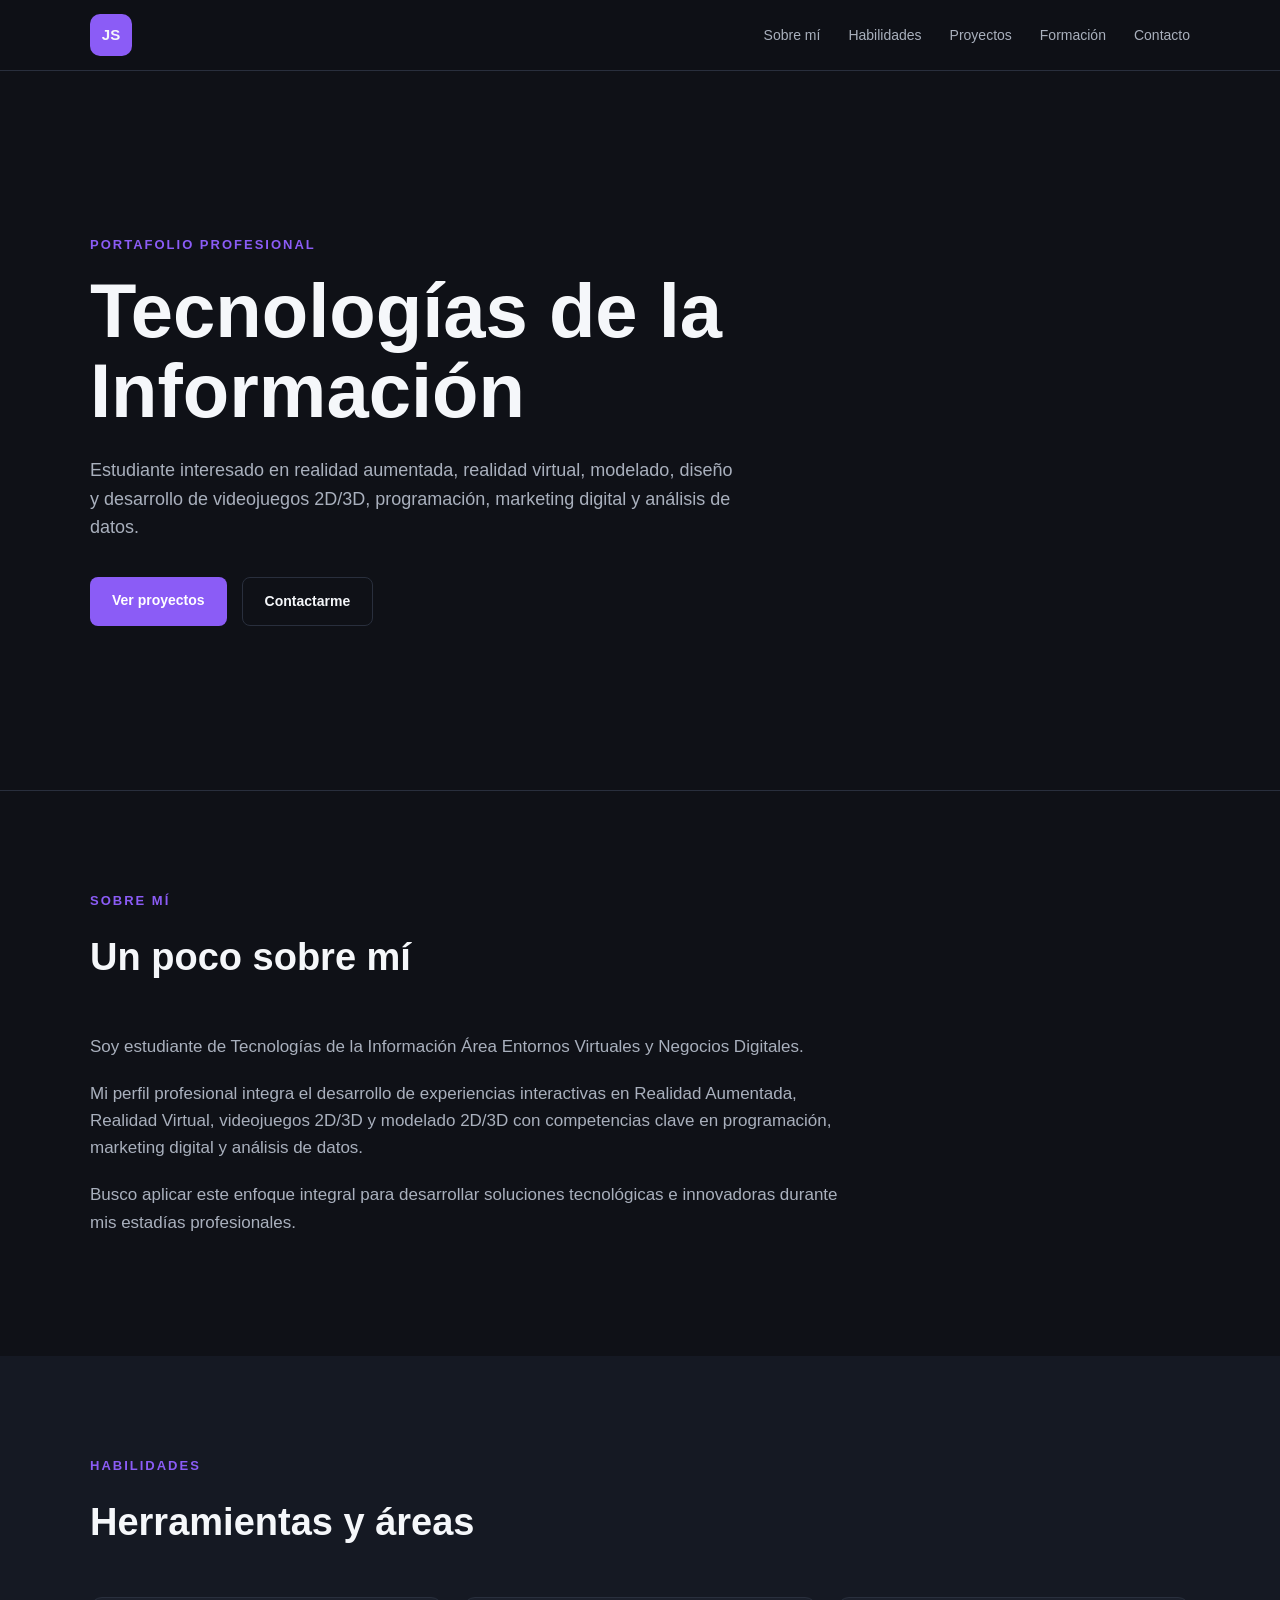
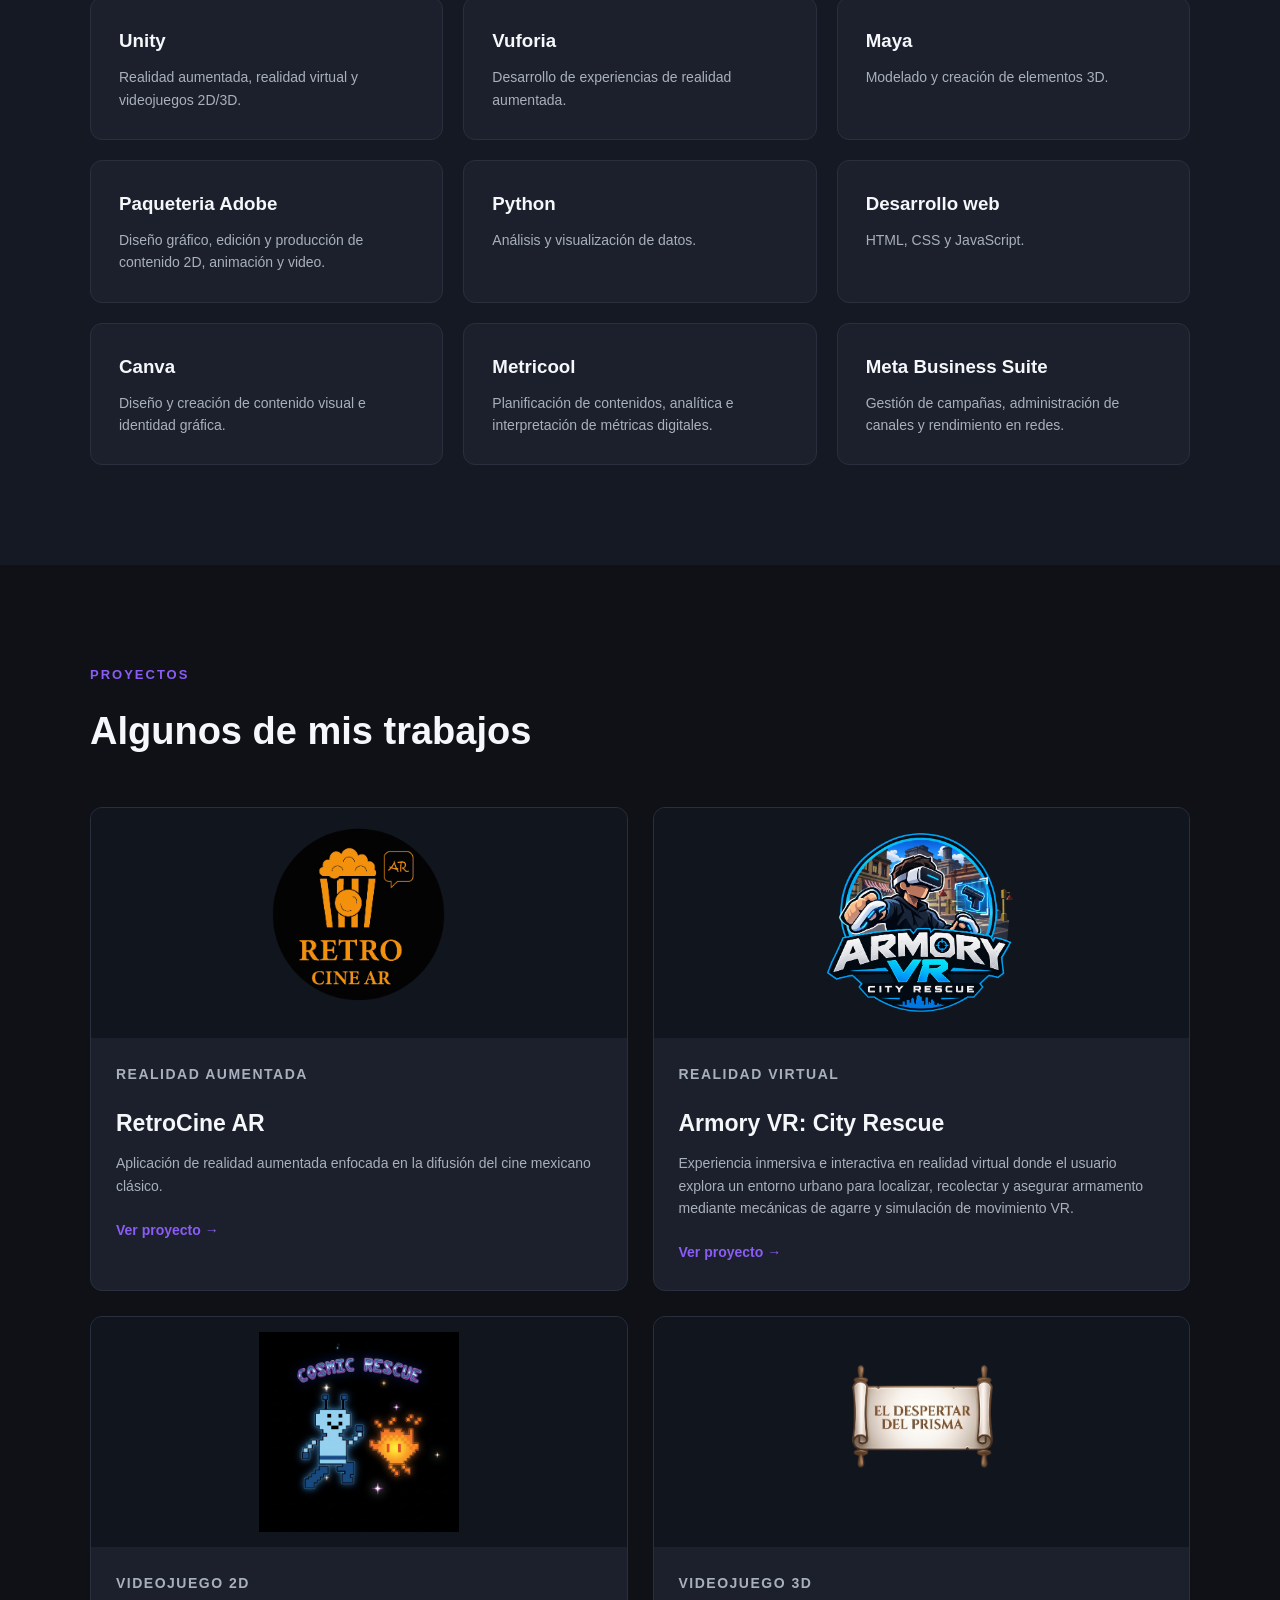
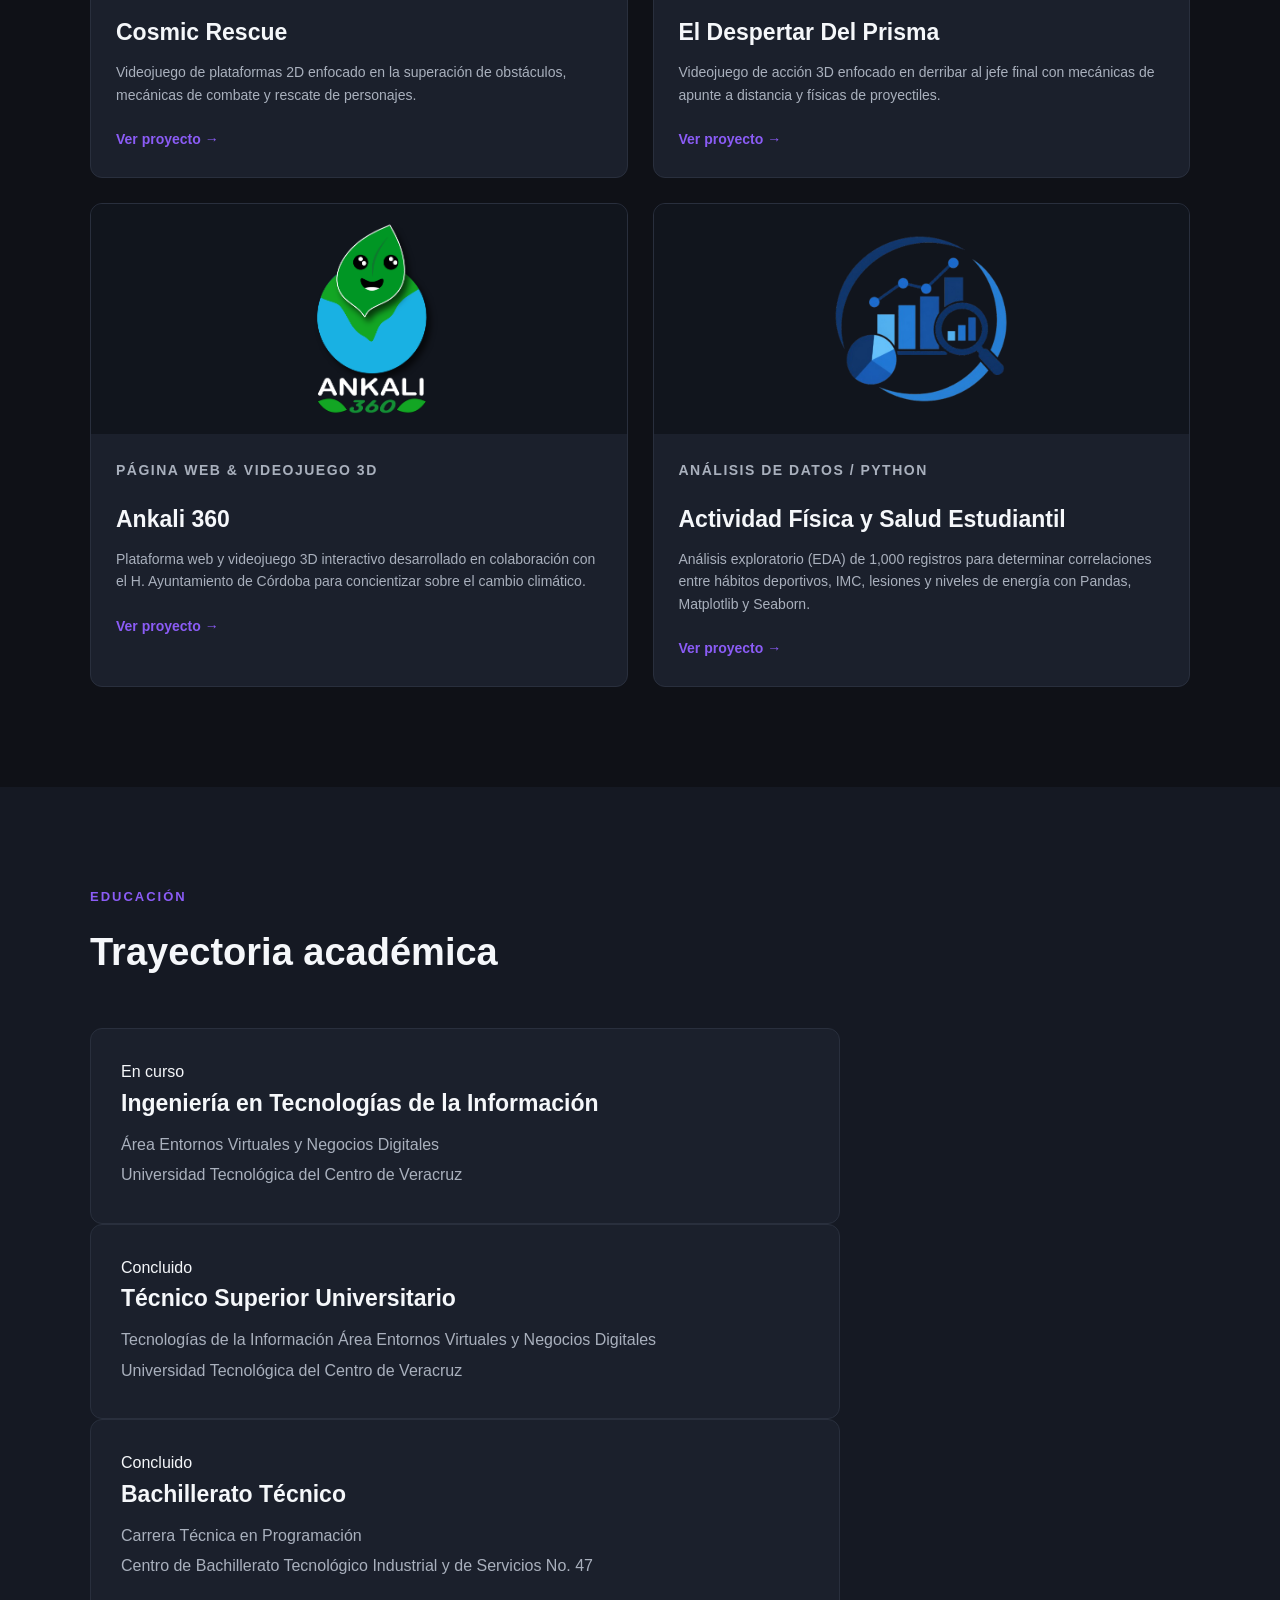
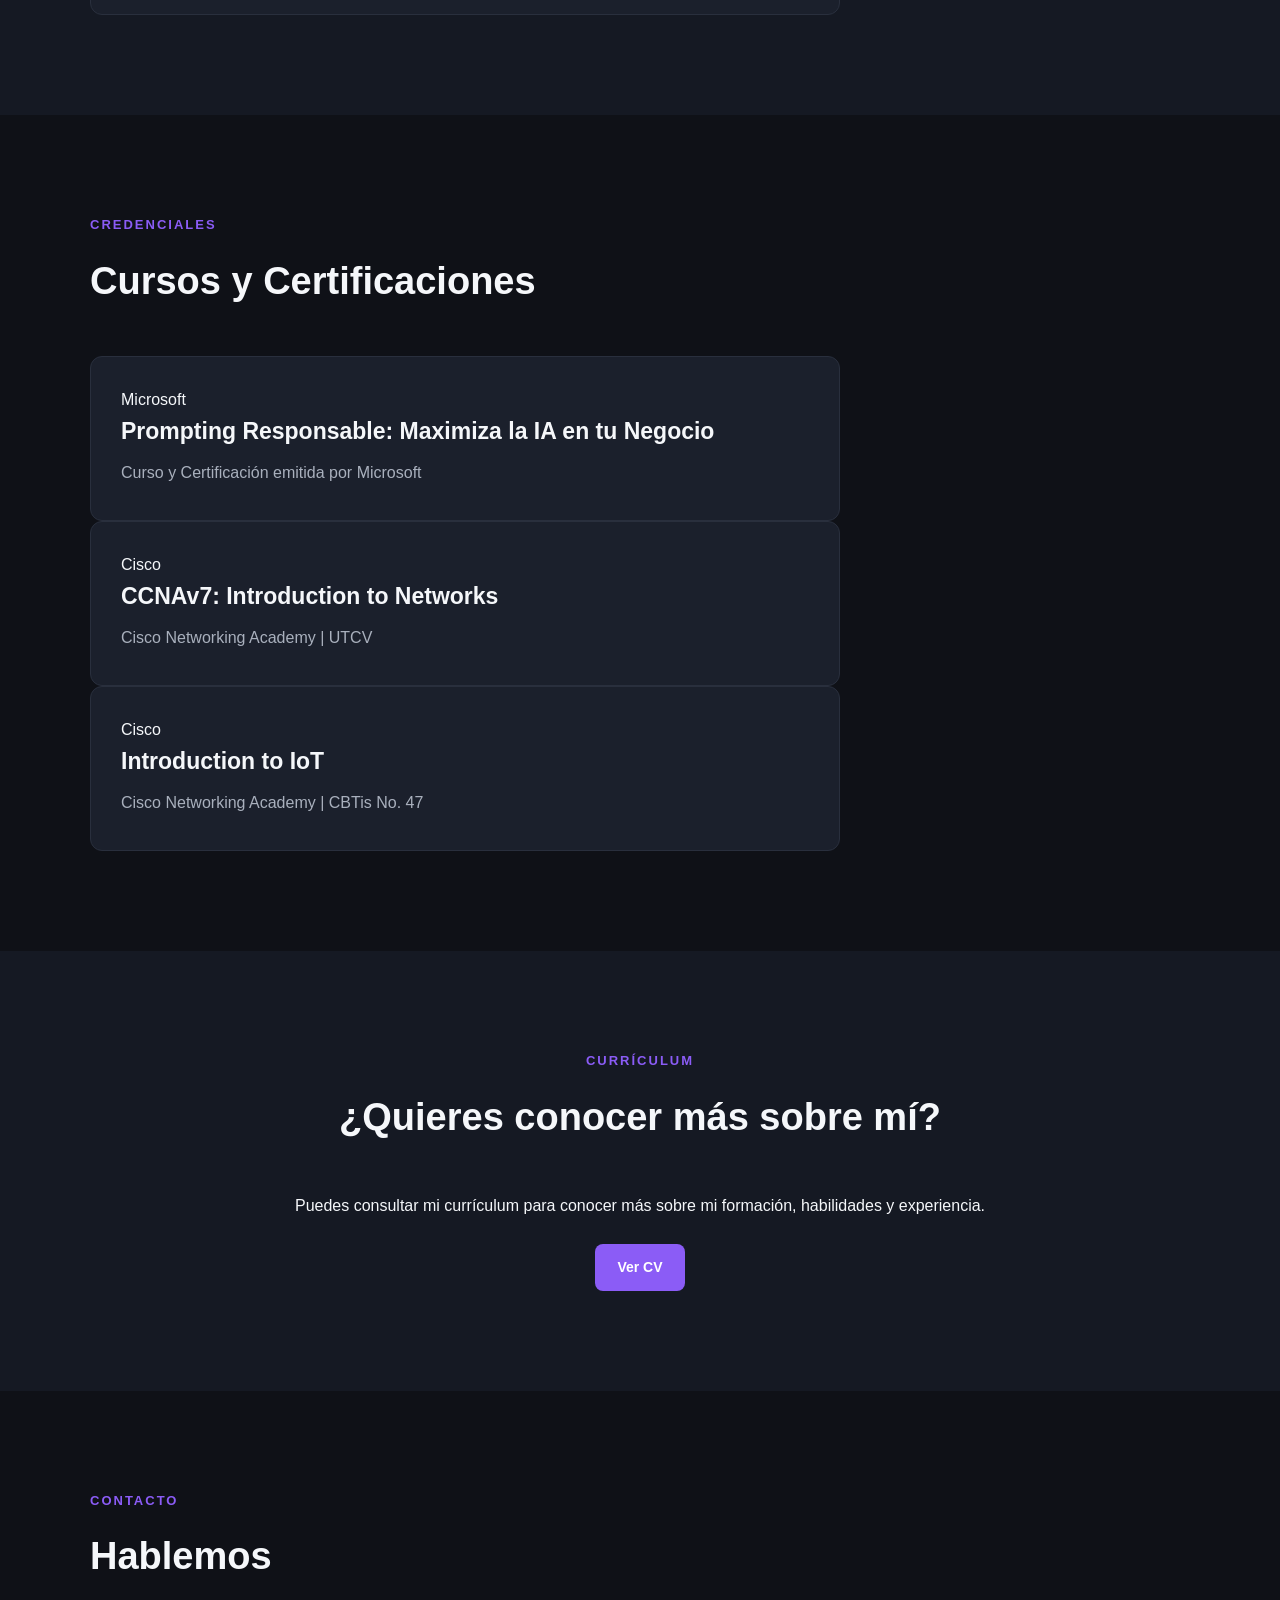
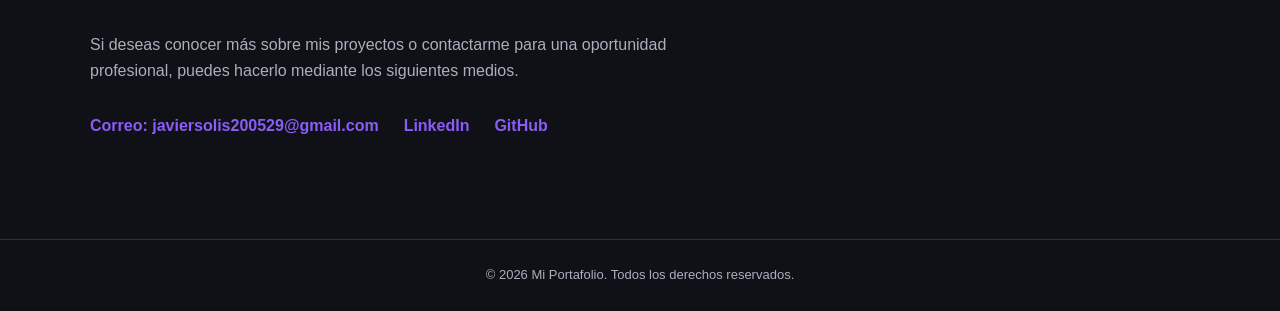
<file: index.html>
<!DOCTYPE html>
<html lang="es">

<head>
    <meta charset="UTF-8">
    <meta name="viewport" content="width=device-width, initial-scale=1.0">

    <title>Portafolio | Javier Solís</title>

    <link rel="stylesheet" href="css/style.css">
</head>

<body>

    <!-- =========================
         ENCABEZADO
    ========================== -->

    <header class="header">

        <div class="container nav">

            <a href="#inicio" class="logo">
                JS
            </a>

            <nav class="menu">
                <a href="#sobre-mi">Sobre mí</a>
                <a href="#habilidades">Habilidades</a>
                <a href="#proyectos">Proyectos</a>
                <a href="#formacion">Formación</a>
                <a href="#contacto">Contacto</a>
            </nav>

        </div>

    </header>


    <!-- =========================
         INICIO
    ========================== -->

    <main>

        <section id="inicio" class="hero">

            <div class="container hero-content">

                <div class="hero-text">

                    <p class="hero-subtitle">
                        PORTAFOLIO PROFESIONAL
                    </p>

                    <h1>
                        Tecnologías de la Información
                    </h1>

                    <p class="hero-description">
                        Estudiante interesado en realidad aumentada, realidad virtual, 
                        modelado, diseño y desarrollo de videojuegos 2D/3D, programación, 
                        marketing digital y análisis de datos.
                    </p>

                    <div class="hero-buttons">

                        <a href="#proyectos" class="btn btn-primary">
                            Ver proyectos
                        </a>

                        <a href="#contacto" class="btn btn-secondary">
                            Contactarme
                        </a>

                    </div>

                </div>

            </div>

        </section>


        <!-- =========================
             SOBRE MÍ
        ========================== -->

        <section id="sobre-mi" class="section">

            <div class="container">

                <p class="section-subtitle">
                    SOBRE MÍ
                </p>

                <h2>
                    Un poco sobre mí
                </h2>

                <div class="about-content">

                    <div class="about-text">

                        <p>
                            Soy estudiante de Tecnologías de la Información
                            Área Entornos Virtuales y Negocios Digitales.
                        </p>

                        <p>
                            Mi perfil profesional integra el desarrollo de experiencias interactivas en 
                            Realidad Aumentada, Realidad Virtual, videojuegos 2D/3D y modelado 2D/3D 
                            con competencias clave en programación, marketing digital y análisis de datos.
                        </p>

                        <p>
                            Busco aplicar este enfoque integral para desarrollar soluciones tecnológicas 
                            e innovadoras durante mis estadías profesionales.
                        </p>


                    </div>

                </div>

            </div>

        </section>


        <!-- =========================
             HABILIDADES
        ========================== -->

        <section id="habilidades" class="section section-dark">

            <div class="container">

                <p class="section-subtitle">
                    HABILIDADES
                </p>

                <h2>
                    Herramientas y áreas
                </h2>

                <div class="skills-grid">

                    <div class="skill-card">
                        <h3>Unity</h3>
                        <p>
                            Realidad aumentada, realidad virtual
                            y videojuegos 2D/3D.
                        </p>
                    </div>

                    <div class="skill-card">
                        <h3>Vuforia</h3>
                        <p>
                            Desarrollo de experiencias de
                            realidad aumentada.
                        </p>
                    </div>

                    <div class="skill-card">
                        <h3>Maya</h3>
                        <p>
                            Modelado y creación de elementos 3D.
                        </p>
                    </div>

                    <div class="skill-card">
                        <h3>Paqueteria Adobe</h3>
                        <p>
                            Diseño gráfico, edición y producción de contenido 2D, animación y video.
                        </p>
                    </div>

                    <div class="skill-card">
                        <h3>Python</h3>
                        <p>
                            Análisis y visualización de datos.
                        </p>
                    </div>

                    <div class="skill-card">
                        <h3>Desarrollo web</h3>
                        <p>
                            HTML, CSS y JavaScript.
                        </p>
                    </div>

                    <div class="skill-card">
                        <h3>Canva</h3>
                        <p>
                            Diseño y creación de contenido visual e identidad gráfica.
                        </p>
                    </div>

                    <div class="skill-card">
                        <h3>Metricool</h3>
                        <p>
                            Planificación de contenidos, analítica e interpretación de métricas digitales.
                        </p>
                    </div>

                    <div class="skill-card">
                        <h3>Meta Business Suite</h3>
                        <p>
                            Gestión de campañas, administración de canales y rendimiento en redes.
                        </p>
                    </div>

                </div>

            </div>

        </section>


        <!-- =========================
             PROYECTOS
        ========================== -->

        <section id="proyectos" class="section">

            <div class="container">

                <p class="section-subtitle">
                    PROYECTOS
                </p>

                <h2>
                    Algunos de mis trabajos
                </h2>

                <div class="projects-grid">


                    <!-- RETROCINE -->

                    <article class="project-card">

                        <div class="project-image">
                            <img src="img/Logoo.png" alt="RetroCine AR">
                        </div>

                        <div class="project-content">

                            <p class="project-category">
                                REALIDAD AUMENTADA
                            </p>

                            <h3>
                                RetroCine AR
                            </h3>

                            <p>
                                Aplicación de realidad aumentada
                                enfocada en la difusión del cine
                                mexicano clásico.
                            </p>

                            <a href="proyectos/retocine.html"
                               class="project-link">
                                Ver proyecto →
                            </a>

                        </div>

                    </article>


                    <!-- REALIDAD VIRTUAL -->
                    <article class="project-card">

                        <div class="project-image">
                            <img src="img/LOGO_VR.png" alt="Armory VR">
                        </div>

                        <div class="project-content">

                            <p class="project-category">
                                REALIDAD VIRTUAL 
                            </p>

                            <h3>
                                Armory VR: City Rescue
                            </h3>

                            <p>
                                Experiencia inmersiva e interactiva en realidad virtual donde el usuario explora un entorno urbano para localizar, recolectar y asegurar armamento mediante mecánicas de agarre y simulación de movimiento VR.
                            </p>

                            <a href="proyectos/vr.html" class="project-link">
                                Ver proyecto →
                            </a>

                        </div>

                    </article>


                    <!-- VIDEOJUEGOS -->

                    <article class="project-card">

                        <div class="project-image">
                            <img src="img/Log.jpg" alt="Cosmic Rescue">
                        </div>

                        <div class="project-content">

                            <p class="project-category">
                                VIDEOJUEGO 2D
                            </p>

                            <h3>
                                Cosmic Rescue
                            </h3>

                            <p>
                            Videojuego de plataformas 2D enfocado en la superación de obstáculos, 
                            mecánicas de combate y rescate de personajes.
                            </p>

                            <a href="proyectos/CosmicRescue.html" class="project-link">
                                Ver proyecto →
                            </a>

                        </div>

                    </article>


                    <!-- PRISM -->

                    <article class="project-card">

                        <div class="project-image">
                            <img src="img/Logo3D.png" alt="El Despertar Del Prisma">
                        </div>

                        <div class="project-content">

                            <p class="project-category">
                                VIDEOJUEGO 3D
                            </p>

                            <h3>
                                El Despertar Del Prisma
                            </h3>

                           <p>
                                Videojuego de acción 3D enfocado en derribar al jefe final 
                                con mecánicas de apunte a distancia y físicas de proyectiles.
                            </p>

                            <a href="proyectos/ElDespertarDelPrisma.html"
                               class="project-link">
                                Ver proyecto →
                            </a>

                        </div>

                    </article>


                    <!-- VPagina Web -->

                    <article class="project-card">

                        <div class="project-image">
                            <img src="img/LOGO_ANKALI.png" alt="Ankali 360 - Aventura Interactiva">
                        </div>

                        <div class="project-content">

                            <p class="project-category">
                                PÁGINA WEB & VIDEOJUEGO 3D
                            </p>

                            <h3>
                                Ankali 360
                            </h3>

                            <p>
                                Plataforma web y videojuego 3D interactivo desarrollado en colaboración con el H. Ayuntamiento de Córdoba para concientizar sobre el cambio climático.
                            </p>

                            <a href="proyectos/Ankali360.html" class="project-link">
                                Ver proyecto →
                            </a>

                        </div>

                    </article>


                    <!-- DATOS -->
                    <article class="project-card">

                        <div class="project-image">
                            <img src="img/Logo_Datos.png" alt="Análisis de Datos con Python">
                        </div>

                        <div class="project-content">

                            <p class="project-category">
                                ANÁLISIS DE DATOS / PYTHON
                            </p>

                            <h3>
                                Actividad Física y Salud Estudiantil
                            </h3>

                            <p>
                                Análisis exploratorio (EDA) de 1,000 registros para determinar correlaciones entre hábitos deportivos, IMC, lesiones y niveles de energía con Pandas, Matplotlib y Seaborn.
                            </p>

                            <a href="proyectos/datos.html" class="project-link">
                                Ver proyecto →
                            </a>

                        </div>

                    </article>

                </div>

            </div>

        </section>


        <!-- =========================
             FORMACIÓN ACADÉMICA
        ========================== -->
        <section id="formacion" class="section section-dark">
            <div class="container">

                <p class="section-subtitle">
                    EDUCACIÓN
                </p>

                <h2>
                    Trayectoria académica
                </h2>

                <div class="formation-grid">

                    <!-- INGENIERÍA -->
                    <div class="formation-card">
                        <span class="formation-tag">En curso</span>
                        <h3>Ingeniería en Tecnologías de la Información</h3>
                        <p class="formation-area">Área Entornos Virtuales y Negocios Digitales</p>
                        <p class="formation-institution">Universidad Tecnológica del Centro de Veracruz</p>
                    </div>

                    <!-- TSU -->
                    <div class="formation-card">
                        <span class="formation-tag tag-completed">Concluido</span>
                        <h3>Técnico Superior Universitario</h3>
                        <p class="formation-area">Tecnologías de la Información Área Entornos Virtuales y Negocios Digitales</p>
                        <p class="formation-institution">Universidad Tecnológica del Centro de Veracruz</p>
                    </div>

                    <!-- BACHILLERATO -->
                    <div class="formation-card">
                        <span class="formation-tag tag-completed">Concluido</span>
                        <h3>Bachillerato Técnico</h3>
                        <p class="formation-area">Carrera Técnica en Programación</p>
                        <p class="formation-institution">Centro de Bachillerato Tecnológico Industrial y de Servicios No. 47</p>
                    </div>

                </div>

            </div>
        </section>

        <!-- =========================
             CERTIFICACIONES (Clara)
        ========================== -->
        <section id="certificaciones" class="section">
            <div class="container">

                <p class="section-subtitle">
                    CREDENCIALES
                </p>

                <h2>
                    Cursos y Certificaciones
                </h2>

                <div class="formation-grid">

                    <!-- MICROSOFT -->
                    <div class="formation-card">
                        <span class="formation-tag tag-cert">Microsoft</span>
                        <h3>Prompting Responsable: Maximiza la IA en tu Negocio</h3>
                        <p class="formation-area">Curso y Certificación emitida por Microsoft</p>
                    </div>

                    <!-- CISCO CCNA -->
                    <div class="formation-card">
                        <span class="formation-tag tag-cert">Cisco</span>
                        <h3>CCNAv7: Introduction to Networks</h3>
                        <p class="formation-area">Cisco Networking Academy | UTCV</p>
                    </div>

                    <!-- CISCO IOT -->
                    <div class="formation-card">
                        <span class="formation-tag tag-cert">Cisco</span>
                        <h3>Introduction to IoT</h3>
                        <p class="formation-area">Cisco Networking Academy | CBTis No. 47</p>
                    </div>

                </div>

            </div>
        </section>

        <!-- =========================
             CV (Oscura para alternar)
        ========================== -->
        <section class="section section-dark">
            <div class="container cv-section">
                
                <div class="cv-cta-card">
                    <p class="section-subtitle">
                        CURRÍCULUM
                    </p>

                    <h2>
                        ¿Quieres conocer más sobre mí?
                    </h2>

                    <p>
                        Puedes consultar mi currículum para conocer
                        más sobre mi formación, habilidades y experiencia.
                    </p> <br>

                    <a href="CURRICULUM.pdf" target="_blank" class="btn btn-primary btn-cv-glow">
                        Ver CV
                    </a>
                </div>

            </div>
        </section>

        <!-- =========================
             CONTACTO (Clara)
        ========================== -->
        <section id="contacto" class="section">

            <div class="container">

                <p class="section-subtitle">
                    CONTACTO
                </p>

                <h2>
                    Hablemos
                </h2>

                <p class="contact-text">
                    Si deseas conocer más sobre mis proyectos
                    o contactarme para una oportunidad profesional,
                    puedes hacerlo mediante los siguientes medios.
                </p>

                <div class="contact-links">

                    <a href="mailto:javiersolis200529@gmail.com">
                        Correo: javiersolis200529@gmail.com
                    </a>

                    <a href="https://www.linkedin.com/in/javier-solis-serrano" target="_blank">
                        LinkedIn
                    </a>

                    <a href="https://github.com/javiersolis200529" target="_blank">
                        GitHub
                    </a>

                </div>

            </div>

        </section>

    </main>

    <!-- =========================
         PIE DE PÁGINA (Oscuro)
    ========================== -->
    <footer class="footer">

        <div class="container">

            <p>
                © 2026 Mi Portafolio. Todos los derechos reservados.
            </p>

        </div>

    </footer>

</body>

</html>
</file>
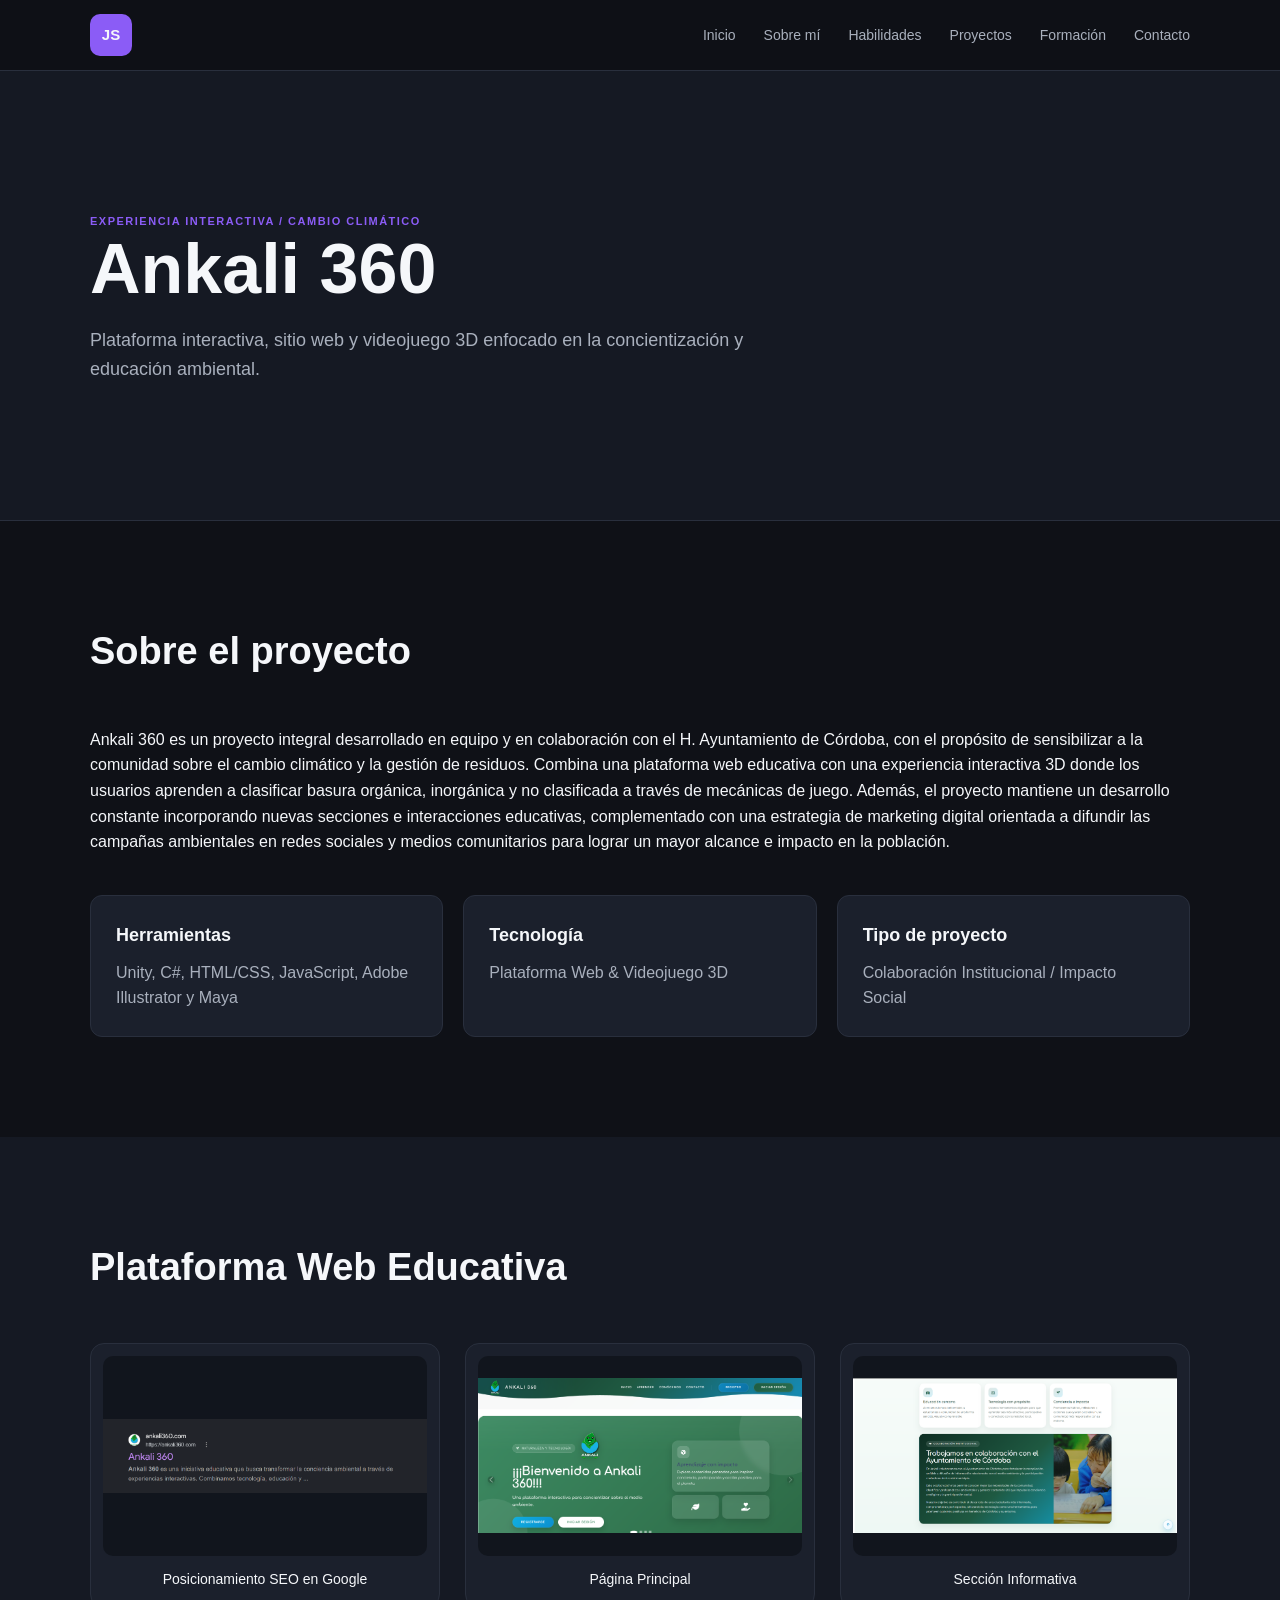
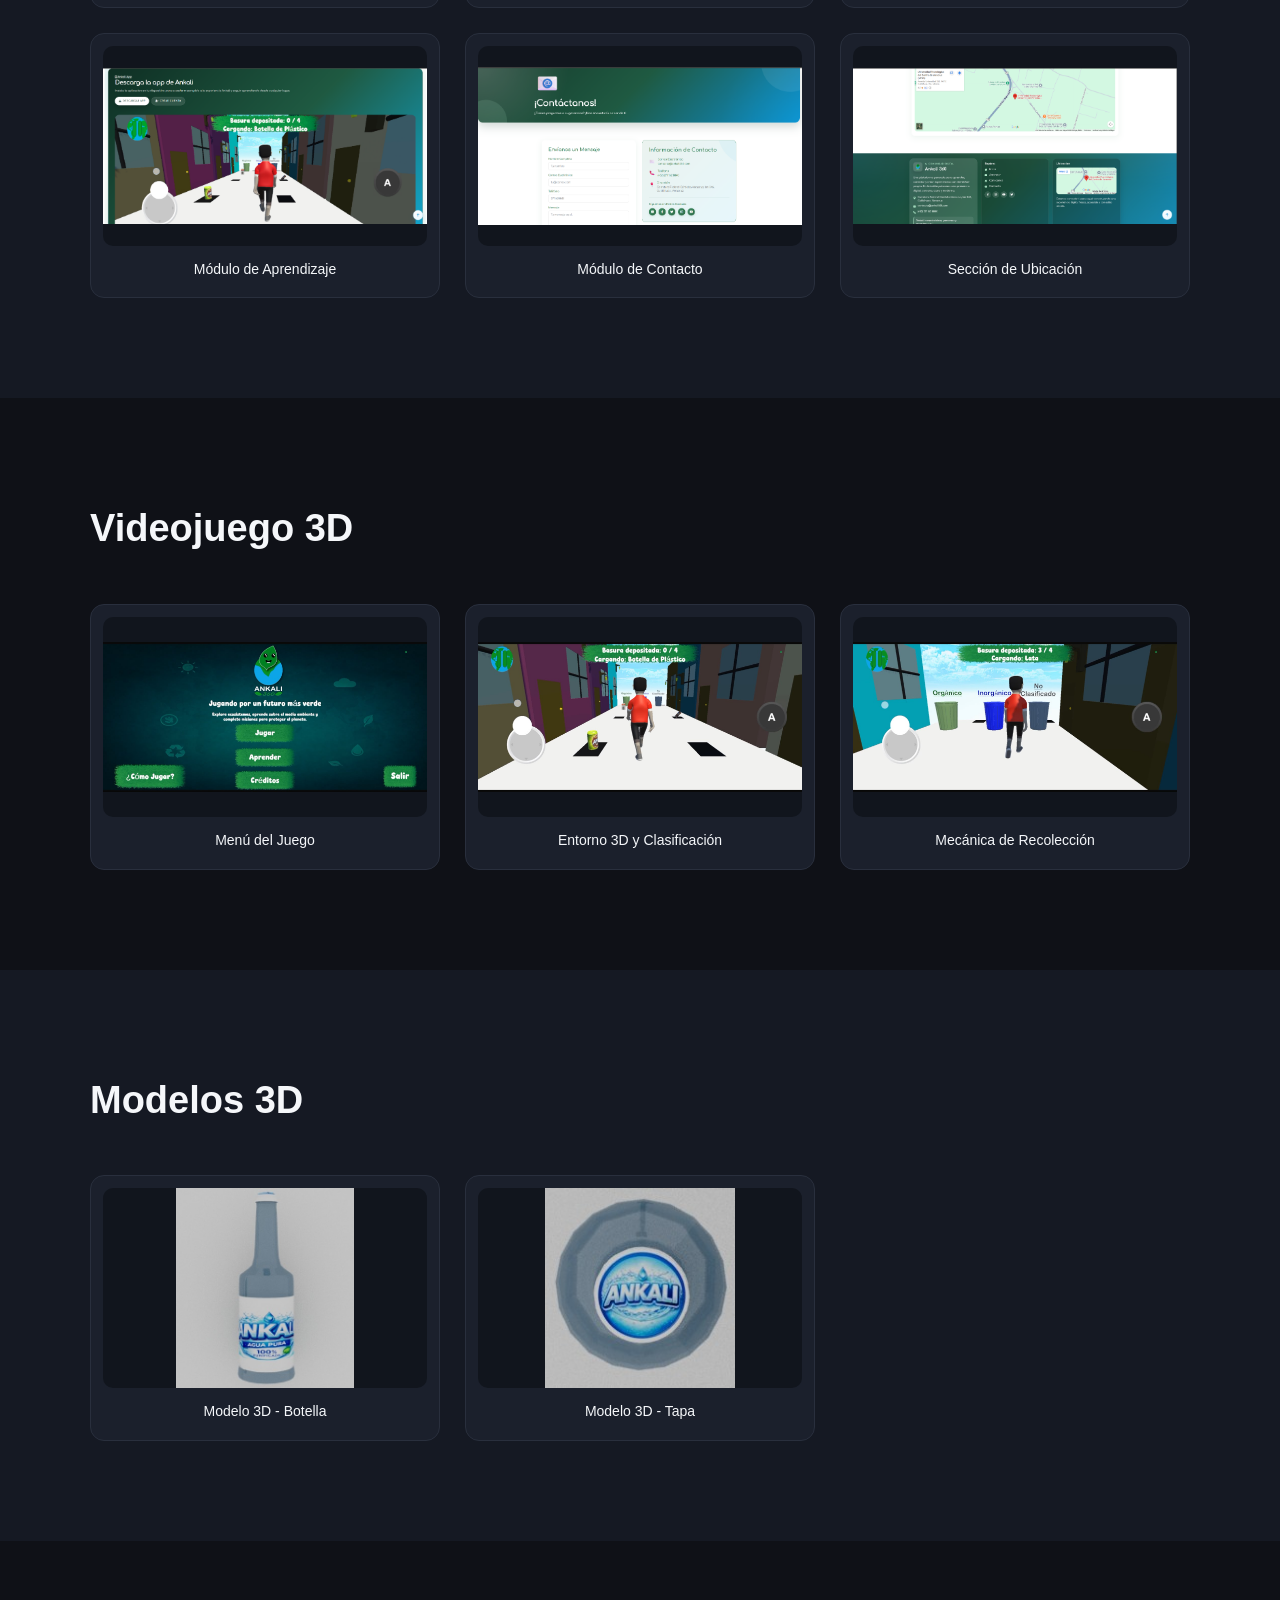
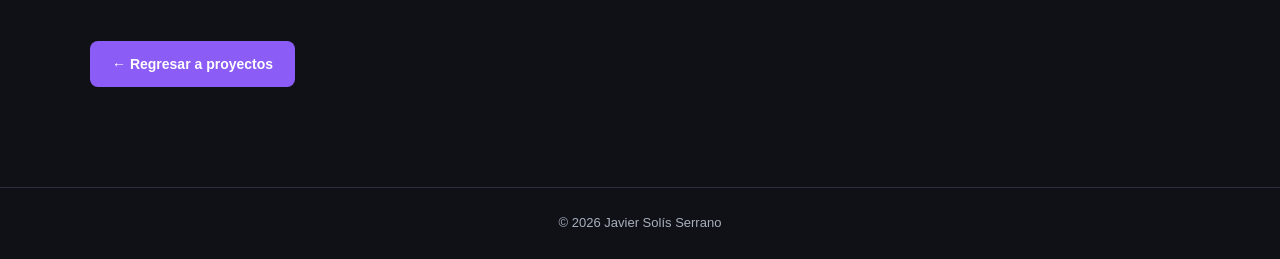
<file: proyectos/Ankali360.html>
<!DOCTYPE html>
<html lang="es">

<head>
    <meta charset="UTF-8">
    <meta name="viewport" content="width=device-width, initial-scale=1.0">

    <title>Ankali 360 | Portafolio</title>

    <link rel="stylesheet" href="../css/style.css">
</head>

<body>

    <!-- HEADER -->
    <header class="header">
        <div class="container nav">
            <div class="logo">JS</div>

            <nav class="menu">
                <a href="../index.html">Inicio</a>
                <a href="../index.html#sobre-mi">Sobre mí</a>
                <a href="../index.html#habilidades">Habilidades</a>
                <a href="../index.html#proyectos">Proyectos</a>
                <a href="../index.html#formacion">Formación</a>
                <a href="../index.html#contacto">Contacto</a>
            </nav>
        </div>
    </header>


    <!-- HERO DEL PROYECTO -->
    <section class="hero project-hero">
        <div class="container">

            <span class="project-category">
                EXPERIENCIA INTERACTIVA / CAMBIO CLIMÁTICO
            </span>

            <h1>Ankali 360</h1>

            <p>
                Plataforma interactiva, sitio web y videojuego 3D enfocado en la concientización y educación ambiental.
            </p>

        </div>
    </section>


    <!-- INFORMACIÓN DEL PROYECTO -->
    <section class="section">
        <div class="container">

            <h2>Sobre el proyecto</h2>

            <p>
                Ankali 360 es un proyecto integral desarrollado en equipo y en colaboración con el H. Ayuntamiento de Córdoba, con el propósito de sensibilizar a la comunidad sobre el cambio climático y la gestión de residuos. Combina una plataforma web educativa con una experiencia interactiva 3D donde los usuarios aprenden a clasificar basura orgánica, inorgánica y no clasificada a través de mecánicas de juego. Además, el proyecto mantiene un desarrollo constante incorporando nuevas secciones e interacciones educativas, complementado con una estrategia de marketing digital orientada a difundir las campañas ambientales en redes sociales y medios comunitarios para lograr un mayor alcance e impacto en la población.
            </p>

            <div class="project-info">

                <div>
                    <h3>Herramientas</h3>
                    <p>Unity, C#, HTML/CSS, JavaScript, Adobe Illustrator y Maya</p>
                </div>

                <div>
                    <h3>Tecnología</h3>
                    <p>Plataforma Web & Videojuego 3D</p>
                </div>

                <div>
                    <h3>Tipo de proyecto</h3>
                    <p>Colaboración Institucional / Impacto Social</p>
                </div>

            </div>

        </div>
    </section>


    <!-- PLATAFORMA WEB -->
    <section class="section section-dark">
        <div class="container">

            <h2>Plataforma Web Educativa</h2>

            <div class="project-gallery">

                <div class="gallery-item">
                    <img src="../img/Ankali360/SEO.png" alt="Posicionamiento SEO de Ankali 360 en Google">
                    <p>Posicionamiento SEO en Google</p>
                </div>

                <div class="gallery-item">
                    <img src="../img/Ankali360/PaginaWeb.png" alt="Pantalla principal de la plataforma web">
                    <p>Página Principal</p>
                </div>

                <div class="gallery-item">
                    <img src="../img/Ankali360/Pagin.png" alt="Sección informativa de la plataforma">
                    <p>Sección Informativa</p>
                </div>

                <div class="gallery-item">
                    <img src="../img/Ankali360/Pagi.png" alt="Sección de aprendizaje">
                    <p>Módulo de Aprendizaje</p>
                </div>

                <div class="gallery-item">
                    <img src="../img/Ankali360/Pagina.png" alt="Vista del contenido web">
                    <p>Módulo de Contacto</p>
                </div>

                <div class="gallery-item">
                    <img src="../img/Ankali360/Paginaa.png" alt="Vista interactiva de la web">
                    <p>Sección de Ubicación</p>
                </div>

            </div>

        </div>
    </section>


    <!-- VIDEOJUEGO 3D -->
    <section class="section">
        <div class="container">

            <h2>Videojuego 3D</h2>

            <div class="project-gallery">

                <div class="gallery-item">
                    <img src="../img/Ankali360/Menu.jpeg" alt="Menú principal del videojuego">
                    <p>Menú del Juego</p>
                </div>

                <div class="gallery-item">
                    <img src="../img/Ankali360/VideoJuego.jpeg" alt="Escenario de recolección de residuos">
                    <p>Entorno 3D y Clasificación</p>
                </div>

                <div class="gallery-item">
                    <img src="../img/Ankali360/Videojuego_Recoleccion.jpeg" alt="Mecánica de recolección de basura">
                    <p>Mecánica de Recolección</p>
                </div>

            </div>

        </div>
    </section>


    <!-- MODELOS 3D -->
    <section class="section section-dark">
        <div class="container">

            <h2>Modelos 3D</h2>

            <div class="project-gallery">

                <div class="gallery-item">
                    <img src="../img/Ankali360/Botella.jpg" alt="Modelo 3D de botella de plástico">
                    <p>Modelo 3D - Botella</p>
                </div>

                <div class="gallery-item">
                    <img src="../img/Ankali360/Tapa.jpg" alt="Modelo 3D de tapa de plástico">
                    <p>Modelo 3D - Tapa</p>
                </div>

            </div>

        </div>
    </section>


    <!-- REGRESAR -->
    <section class="section">
        <div class="container">

            <a href="../index.html#proyectos" class="btn btn-primary">
                ← Regresar a proyectos
            </a>

        </div>
    </section>


    <!-- FOOTER -->
    <footer class="footer">
        <div class="container">
            <p>© 2026 Javier Solís Serrano</p>
        </div>
    </footer>

</body>

</html>
</file>
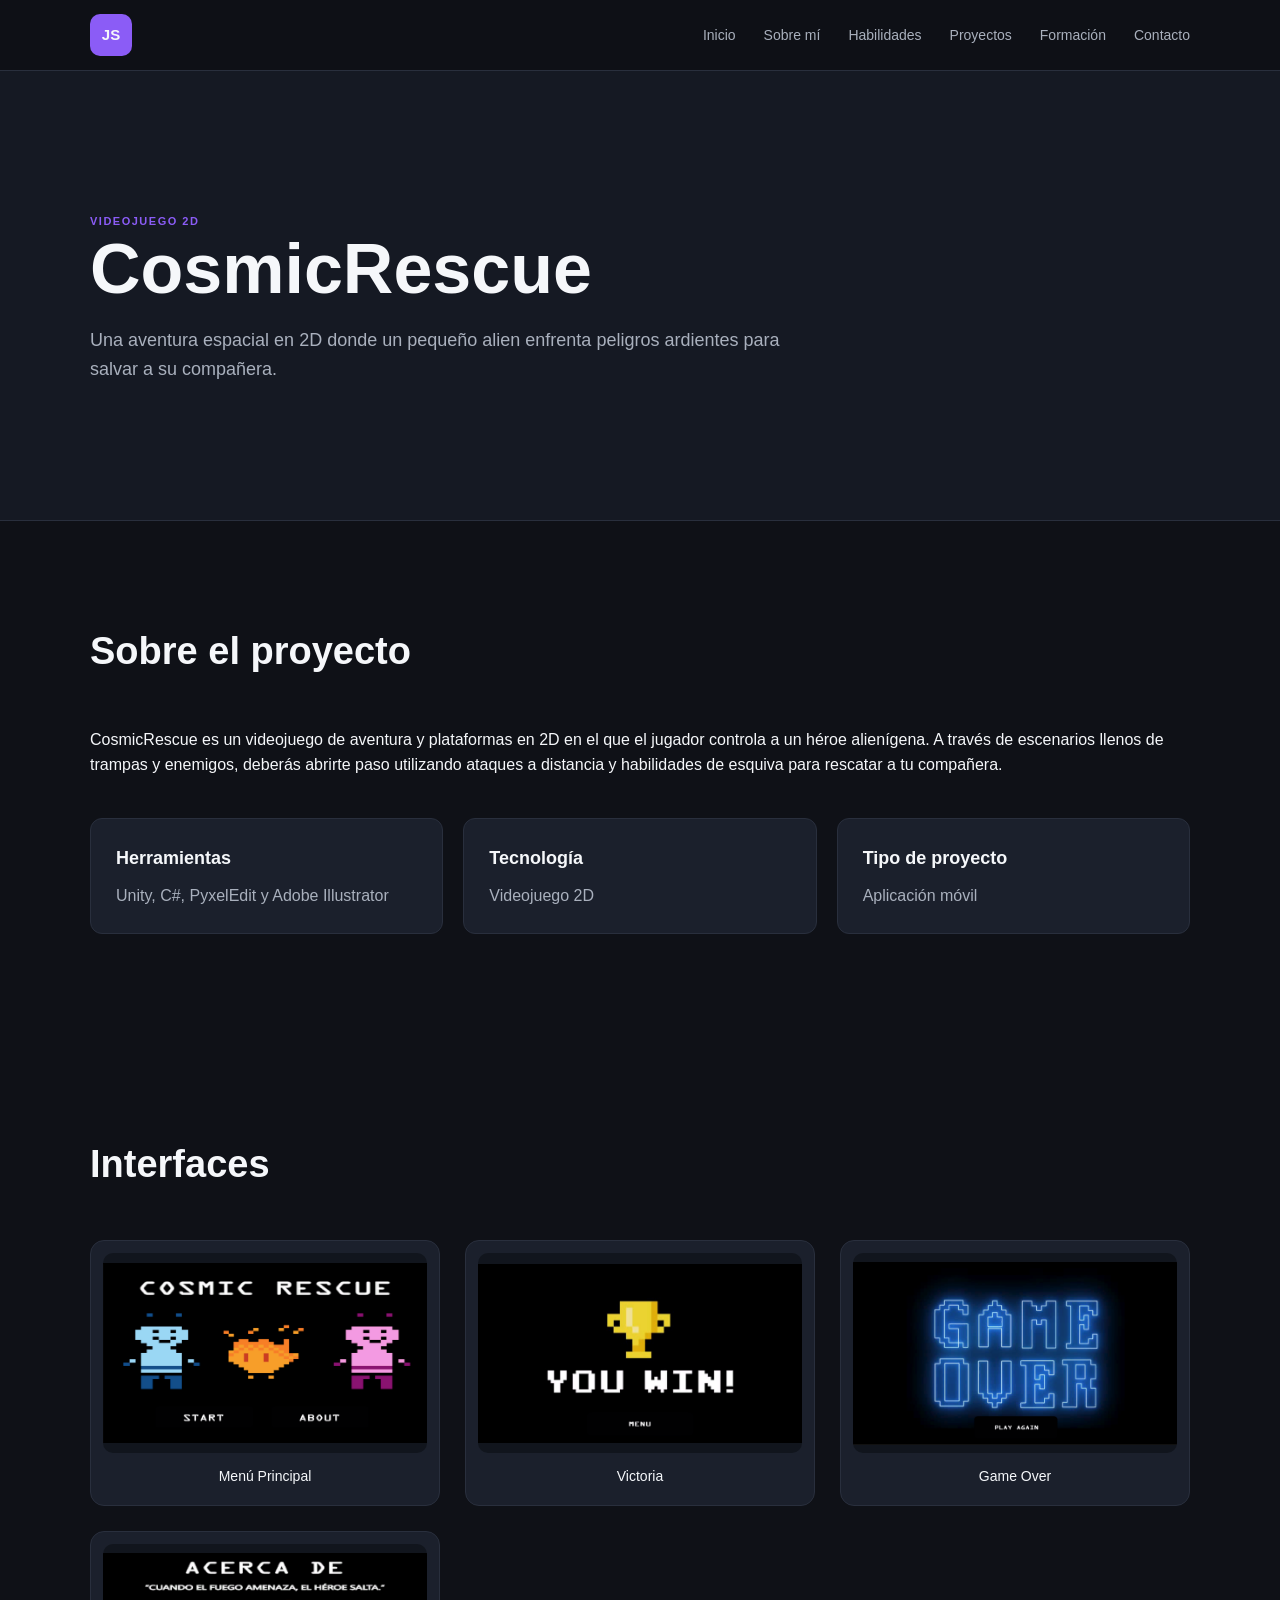
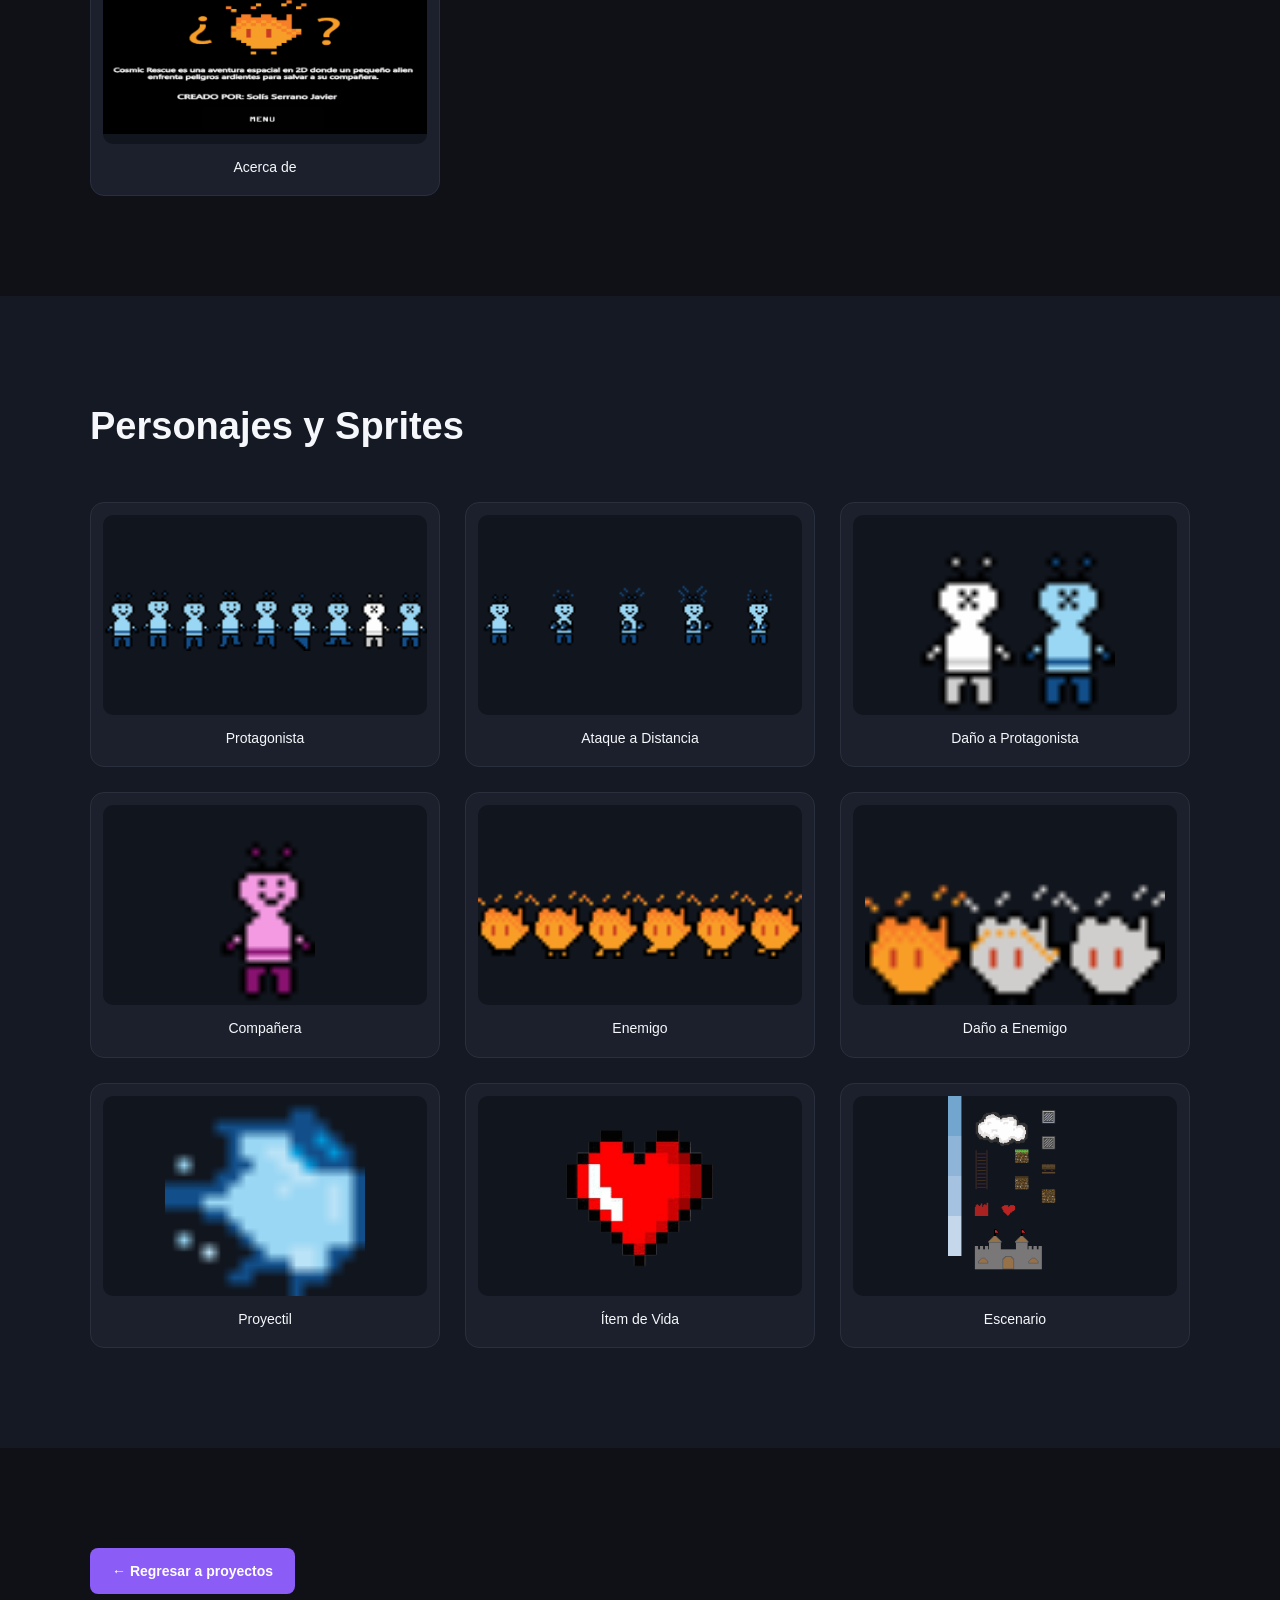
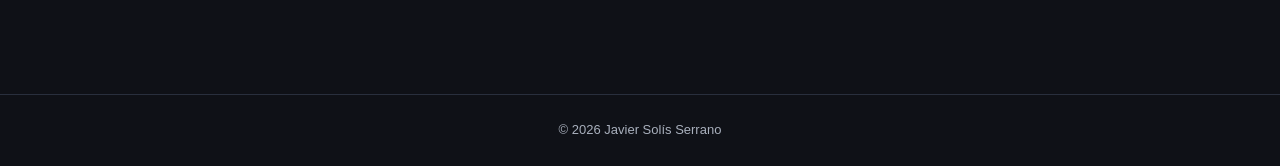
<file: proyectos/CosmicRescue.html>
<!DOCTYPE html>
<html lang="es">

<head>
    <meta charset="UTF-8">
    <meta name="viewport" content="width=device-width, initial-scale=1.0">

    <title>CosmicRescue | Portafolio</title>

    <link rel="stylesheet" href="../css/style.css">
</head>

<body>

    <!-- HEADER -->
    <header class="header">
        <div class="container nav">
            <div class="logo">JS</div>

            <nav class="menu">
                <a href="../index.html">Inicio</a>
                <a href="../index.html#sobre-mi">Sobre mí</a>
                <a href="../index.html#habilidades">Habilidades</a>
                <a href="../index.html#proyectos">Proyectos</a>
                <a href="../index.html#formacion">Formación</a>
                <a href="../index.html#contacto">Contacto</a>
            </nav>
        </div>
    </header>


    <!-- HERO DEL PROYECTO -->
    <section class="hero project-hero">
        <div class="container">

            <span class="project-category">
                VIDEOJUEGO 2D
            </span>

            <h1>CosmicRescue</h1>

            <p>
                Una aventura espacial en 2D donde un pequeño alien enfrenta peligros 
                ardientes para salvar a su compañera.
            </p>

        </div>
    </section>


    <!-- INFORMACIÓN DEL PROYECTO -->
    <section class="section">
        <div class="container">

            <h2>Sobre el proyecto</h2>

            <p>
                CosmicRescue es un videojuego de aventura y plataformas en 2D en el que el jugador controla a 
                un héroe alienígena. A través de escenarios llenos de trampas y enemigos, deberás abrirte paso 
                utilizando ataques a distancia y habilidades de esquiva para rescatar a tu compañera.
            </p>

            <div class="project-info">

                <div>
                    <h3>Herramientas</h3>
                    <p>Unity, C#, PyxelEdit y Adobe Illustrator</p>
                </div>

                <div>
                    <h3>Tecnología</h3>
                    <p>Videojuego 2D</p>
                </div>

                <div>
                    <h3>Tipo de proyecto</h3>
                    <p>Aplicación móvil</p>
                </div>

            </div>

        </div>
    </section>


    <!-- INTERFAZ Y PANTALLAS -->
    <section class="section">
        <div class="container">

            <h2>Interfaces</h2>

            <div class="project-gallery">

                <div class="gallery-item">
                    <img src="../img/CosmicRescue/Menu.png" alt="Menú principal de CosmicRescue">
                    <p>Menú Principal</p>
                </div>

                   <div class="gallery-item">
                    <img src="../img/CosmicRescue/Win.png" alt="Pantalla de victoria">
                    <p>Victoria</p>
                </div>

                <div class="gallery-item">
                    <img src="../img/CosmicRescue/GameOver.png" alt="Pantalla de Game Over">
                    <p>Game Over</p>
                </div>

                   <div class="gallery-item">
                    <img src="../img/CosmicRescue/AcercaDe.png" alt="Pantalla Acerca de">
                    <p>Acerca de</p>
                </div>

            </div>

        </div>
    </section>


    <!-- PERSONAJES Y SPRITES -->
    <section class="section section-dark">
        <div class="container">

            <h2>Personajes y Sprites</h2>

            <div class="project-gallery">

                <div class="gallery-item">
                    <img src="../img/CosmicRescue/Personaje.png" alt="Personaje Principal">
                    <p>Protagonista</p>
                </div>

                <div class="gallery-item">
                    <img src="../img/CosmicRescue/Personaje_Ataque_Distancia.png" alt="Ataque a distancia del personaje">
                    <p>Ataque a Distancia</p>
                </div>

                <div class="gallery-item">
                    <img src="../img/CosmicRescue/PersonajeDanio.png" alt="Personaje recibiendo daño">
                    <p>Daño a Protagonista</p>
                </div>

                <div class="gallery-item">
                    <img src="../img/CosmicRescue/PersonajeSecundario.png" alt="Compañera a rescatar">
                    <p>Compañera</p>
                </div>

                <div class="gallery-item">
                    <img src="../img/CosmicRescue/Enemigo.png" alt="Sprite del enemigo">
                    <p>Enemigo</p>
                </div>

                <div class="gallery-item">
                    <img src="../img/CosmicRescue/EnemigoDanio.png" alt="Enemigo recibiendo daño">
                    <p>Daño a Enemigo</p>
                </div>

                <div class="gallery-item">
                    <img src="../img/CosmicRescue/Proyectil.png" alt="Proyectil de ataque">
                    <p>Proyectil</p>
                </div>

                <div class="gallery-item">
                    <img src="../img/CosmicRescue/Corazon.png" alt="Icono de vida / corazón">
                    <p>Ítem de Vida</p>
                </div>

                  <div class="gallery-item">
                    <img src="../img/CosmicRescue/Escenario.png" alt="Escenario del juego">
                    <p>Escenario</p>
                </div>

            </div>

        </div>
    </section>


    <!-- REGRESAR -->
    <section class="section">
        <div class="container">

            <a href="../index.html#proyectos" class="btn btn-primary">
                ← Regresar a proyectos
            </a>

        </div>
    </section>


    <!-- FOOTER -->
    <footer class="footer">
        <div class="container">
            <p>© 2026 Javier Solís Serrano</p>
        </div>
    </footer>

</body>

</html>
</file>
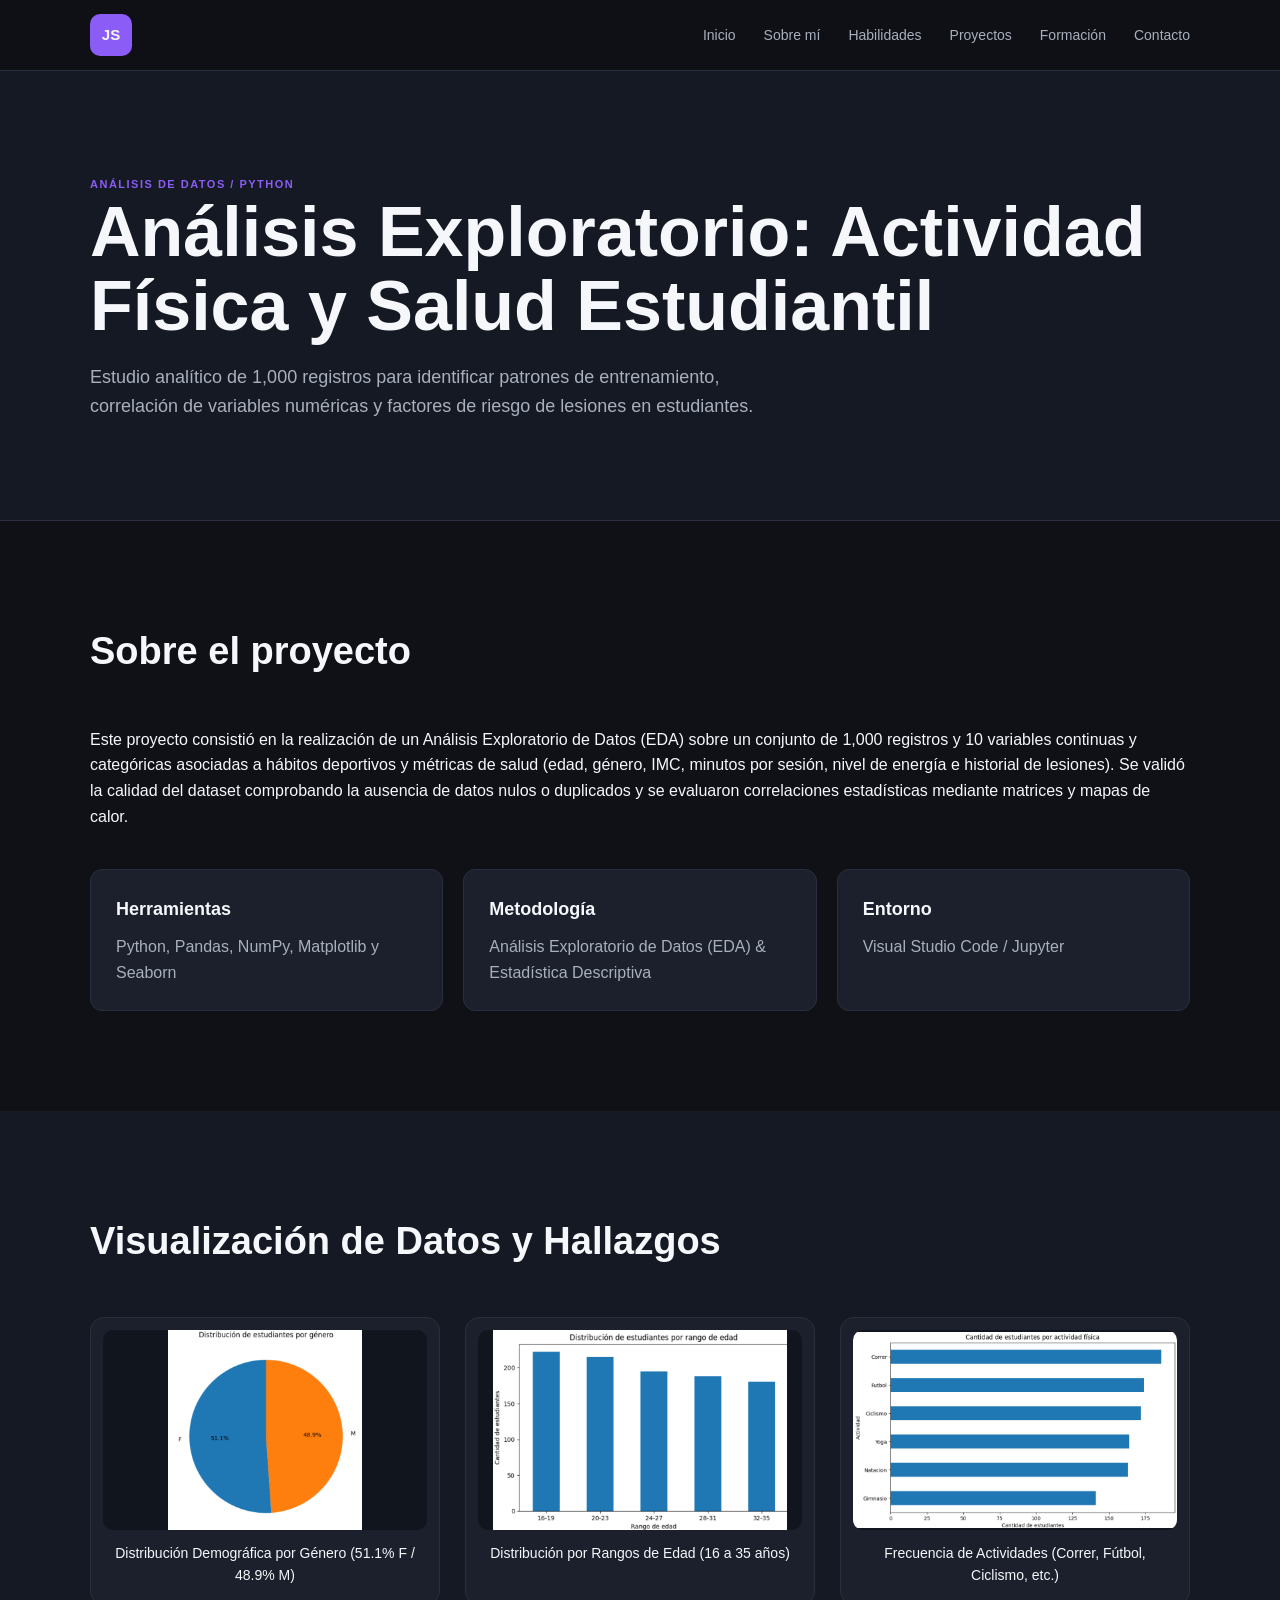
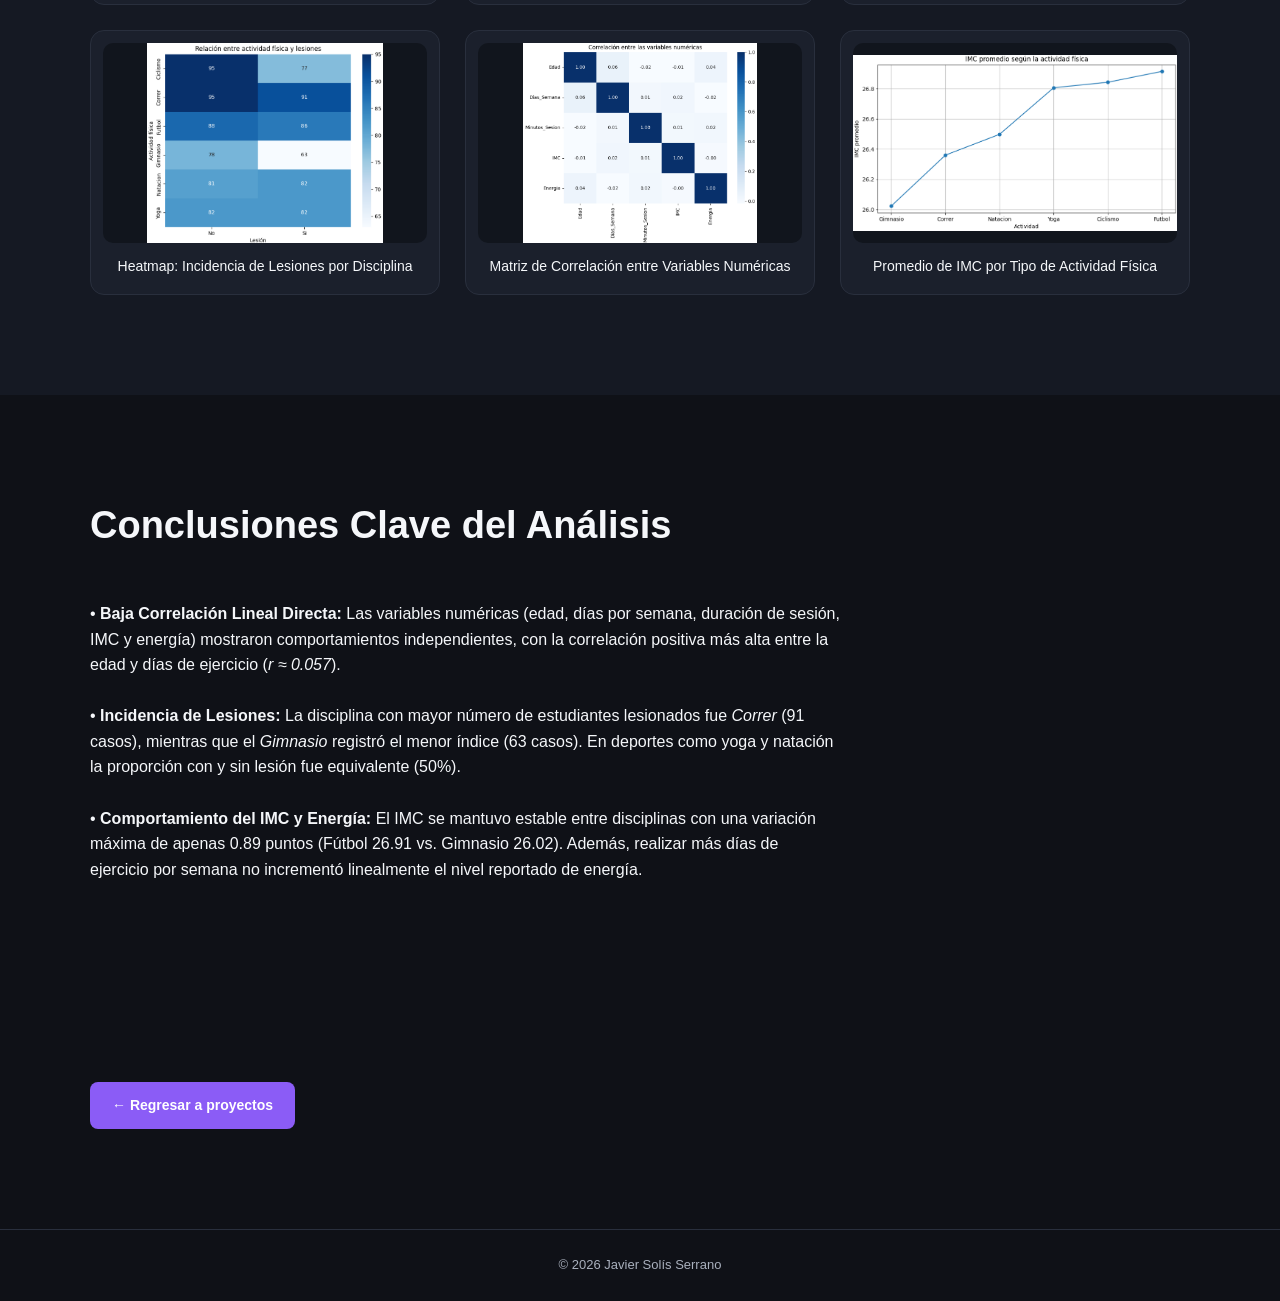
<file: proyectos/datos.html>
<!DOCTYPE html>
<html lang="es">

<head>
    <meta charset="UTF-8">
    <meta name="viewport" content="width=device-width, initial-scale=1.0">

    <title>Análisis de Datos | Portafolio</title>

    <link rel="stylesheet" href="../css/style.css">
</head>

<body>

    <!-- HEADER -->
    <header class="header">
        <div class="container nav">
            <div class="logo">JS</div>

            <nav class="menu">
                <a href="../index.html">Inicio</a>
                <a href="../index.html#sobre-mi">Sobre mí</a>
                <a href="../index.html#habilidades">Habilidades</a>
                <a href="../index.html#proyectos">Proyectos</a>
                <a href="../index.html#formacion">Formación</a>
                <a href="../index.html#contacto">Contacto</a>
            </nav>
        </div>
    </header>


    <!-- HERO DEL PROYECTO -->
    <section class="hero project-hero">
        <div class="container">

            <span class="project-category">
                ANÁLISIS DE DATOS / PYTHON
            </span>

            <h1>Análisis Exploratorio: Actividad Física y Salud Estudiantil</h1>

            <p>
                Estudio analítico de 1,000 registros para identificar patrones de entrenamiento, correlación de variables numéricas y factores de riesgo de lesiones en estudiantes.
            </p>

        </div>
    </section>


    <!-- INFORMACIÓN DEL PROYECTO -->
    <section class="section">
        <div class="container">

            <h2>Sobre el proyecto</h2>

            <p>
                Este proyecto consistió en la realización de un Análisis Exploratorio de Datos (EDA) sobre un conjunto de 1,000 registros y 10 variables continuas y categóricas asociadas a hábitos deportivos y métricas de salud (edad, género, IMC, minutos por sesión, nivel de energía e historial de lesiones). Se validó la calidad del dataset comprobando la ausencia de datos nulos o duplicados y se evaluaron correlaciones estadísticas mediante matrices y mapas de calor.
            </p>

            <div class="project-info">

                <div>
                    <h3>Herramientas</h3>
                    <p>Python, Pandas, NumPy, Matplotlib y Seaborn</p>
                </div>

                <div>
                    <h3>Metodología</h3>
                    <p>Análisis Exploratorio de Datos (EDA) & Estadística Descriptiva</p>
                </div>

                <div>
                    <h3>Entorno</h3>
                    <p>Visual Studio Code / Jupyter</p>
                </div>

            </div>

        </div>
    </section>


    <!-- VISUALIZACIÓN Y HALLAZGOS -->
    <section class="section section-dark">
        <div class="container">

            <h2>Visualización de Datos y Hallazgos</h2>

            <div class="project-gallery">

                <div class="gallery-item">
                    <img src="../img/Datos/DistribucionGenero.png" alt="Gráfica de pastel de distribución por género">
                    <p>Distribución Demográfica por Género (51.1% F / 48.9% M)</p>
                </div>

                <div class="gallery-item">
                    <img src="../img/Datos/DistribucionEdad.png" alt="Gráfica de barras de rangos de edad">
                    <p>Distribución por Rangos de Edad (16 a 35 años)</p>
                </div>

                <div class="gallery-item">
                    <img src="../img/Datos/ActividadesPracticadas.png" alt="Gráfica de barras horizontales de actividades físicas">
                    <p>Frecuencia de Actividades (Correr, Fútbol, Ciclismo, etc.)</p>
                </div>

                <div class="gallery-item">
                    <img src="../img/Datos/MapaCalorLesiones.png" alt="Mapa de calor de relación entre actividad y lesiones">
                    <p>Heatmap: Incidencia de Lesiones por Disciplina</p>
                </div>

                <div class="gallery-item">
                    <img src="../img/Datos/MatrizCorrelacion.png" alt="Matriz de correlación entre variables numéricas">
                    <p>Matriz de Correlación entre Variables Numéricas</p>
                </div>

                <div class="gallery-item">
                    <img src="../img/Datos/IMCPromedio.png" alt="Gráfica de línea de IMC promedio por actividad">
                    <p>Promedio de IMC por Tipo de Actividad Física</p>
                </div>

            </div>

        </div>
    </section>


    <!-- PRINCIPALES CONCLUSIONES TÉCNICAS -->
    <section class="section">
        <div class="container">

            <h2>Conclusiones Clave del Análisis</h2>

            <div class="about-content">
                <p>
                    • <strong>Baja Correlación Lineal Directa:</strong> Las variables numéricas (edad, días por semana, duración de sesión, IMC y energía) mostraron comportamientos independientes, con la correlación positiva más alta entre la edad y días de ejercicio (<em>r ≈ 0.057</em>).
                </p> <br>
                <p>
                    • <strong>Incidencia de Lesiones:</strong> La disciplina con mayor número de estudiantes lesionados fue <em>Correr</em> (91 casos), mientras que el <em>Gimnasio</em> registró el menor índice (63 casos). En deportes como yoga y natación la proporción con y sin lesión fue equivalente (50%).
                </p> <br>
                <p>
                    • <strong>Comportamiento del IMC y Energía:</strong> El IMC se mantuvo estable entre disciplinas con una variación máxima de apenas 0.89 puntos (Fútbol 26.91 vs. Gimnasio 26.02). Además, realizar más días de ejercicio por semana no incrementó linealmente el nivel reportado de energía.
                </p>
            </div>

        </div>
    </section>


    <!-- REGRESAR -->
    <section class="section">
        <div class="container">

            <a href="../index.html#proyectos" class="btn btn-primary">
                ← Regresar a proyectos
            </a>

        </div>
    </section>


    <!-- FOOTER -->
    <footer class="footer">
        <div class="container">
            <p>© 2026 Javier Solís Serrano</p>
        </div>
    </footer>

</body>

</html>
</file>
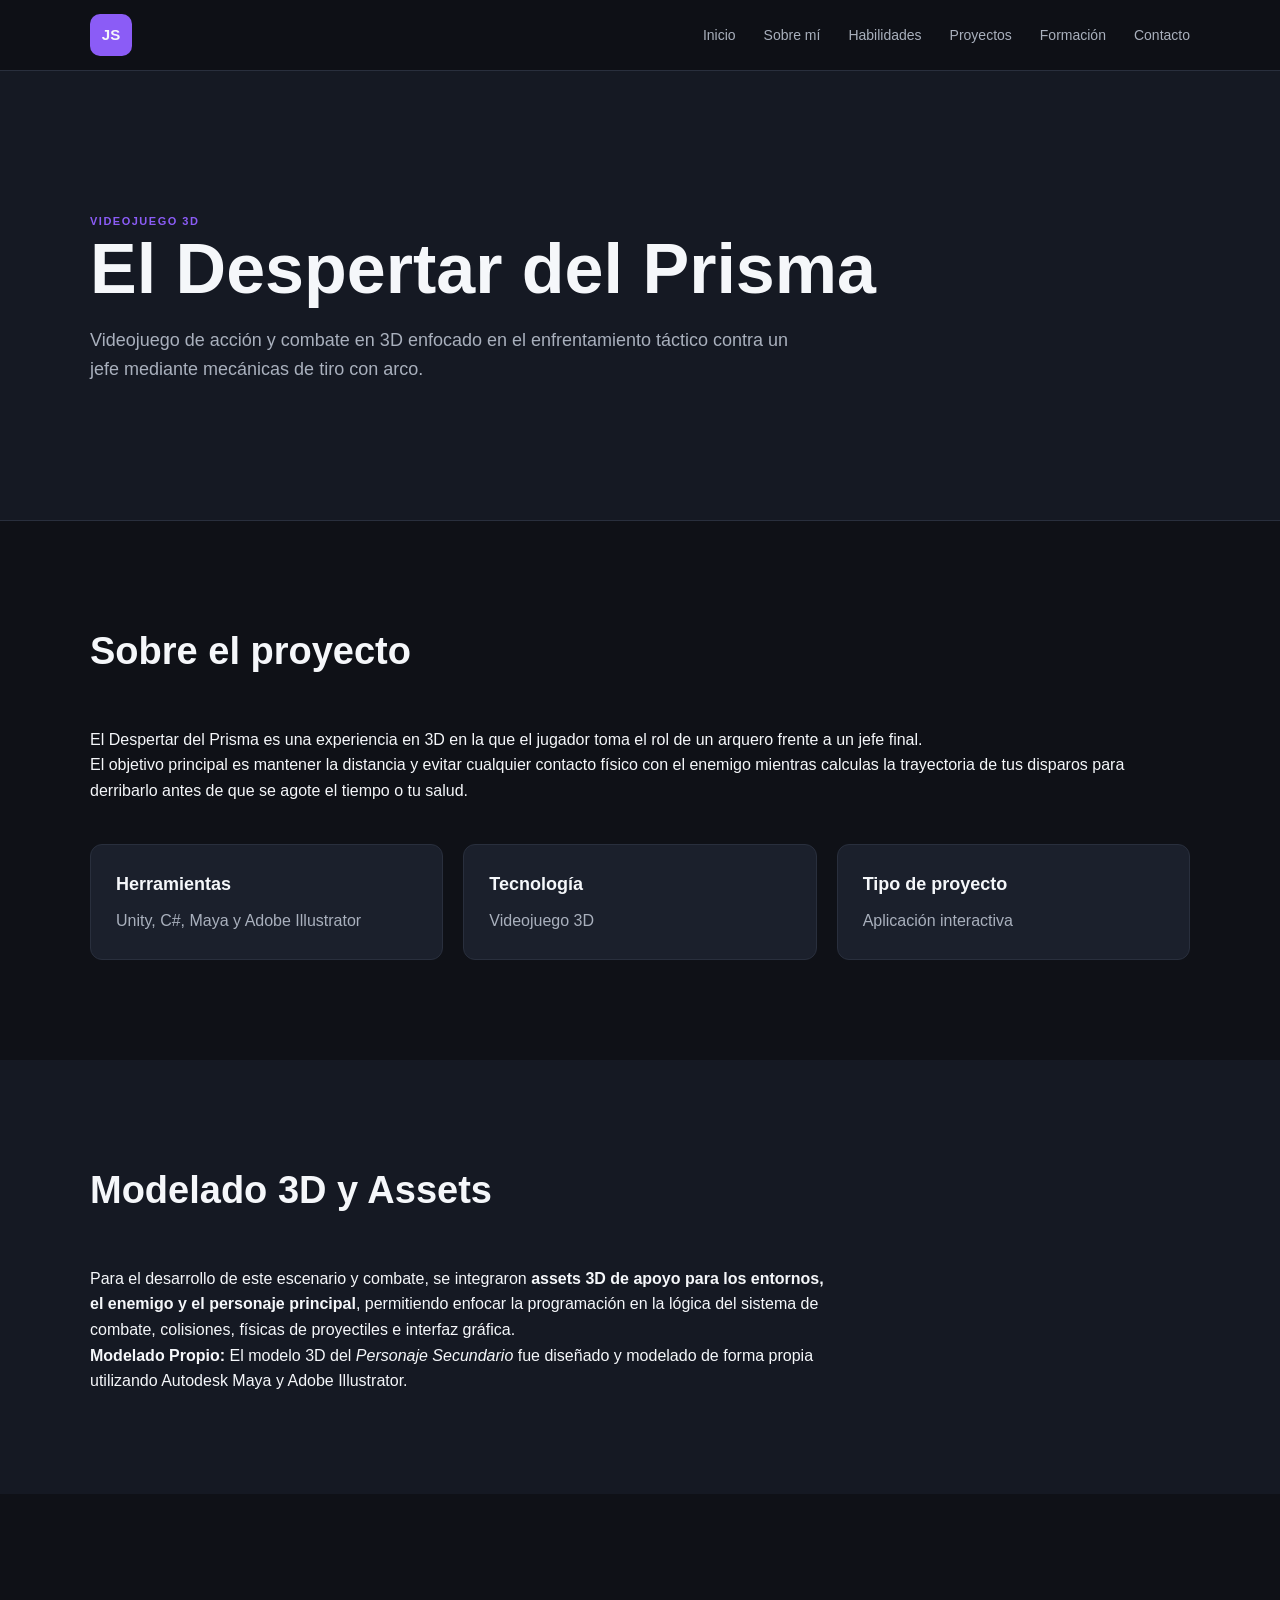
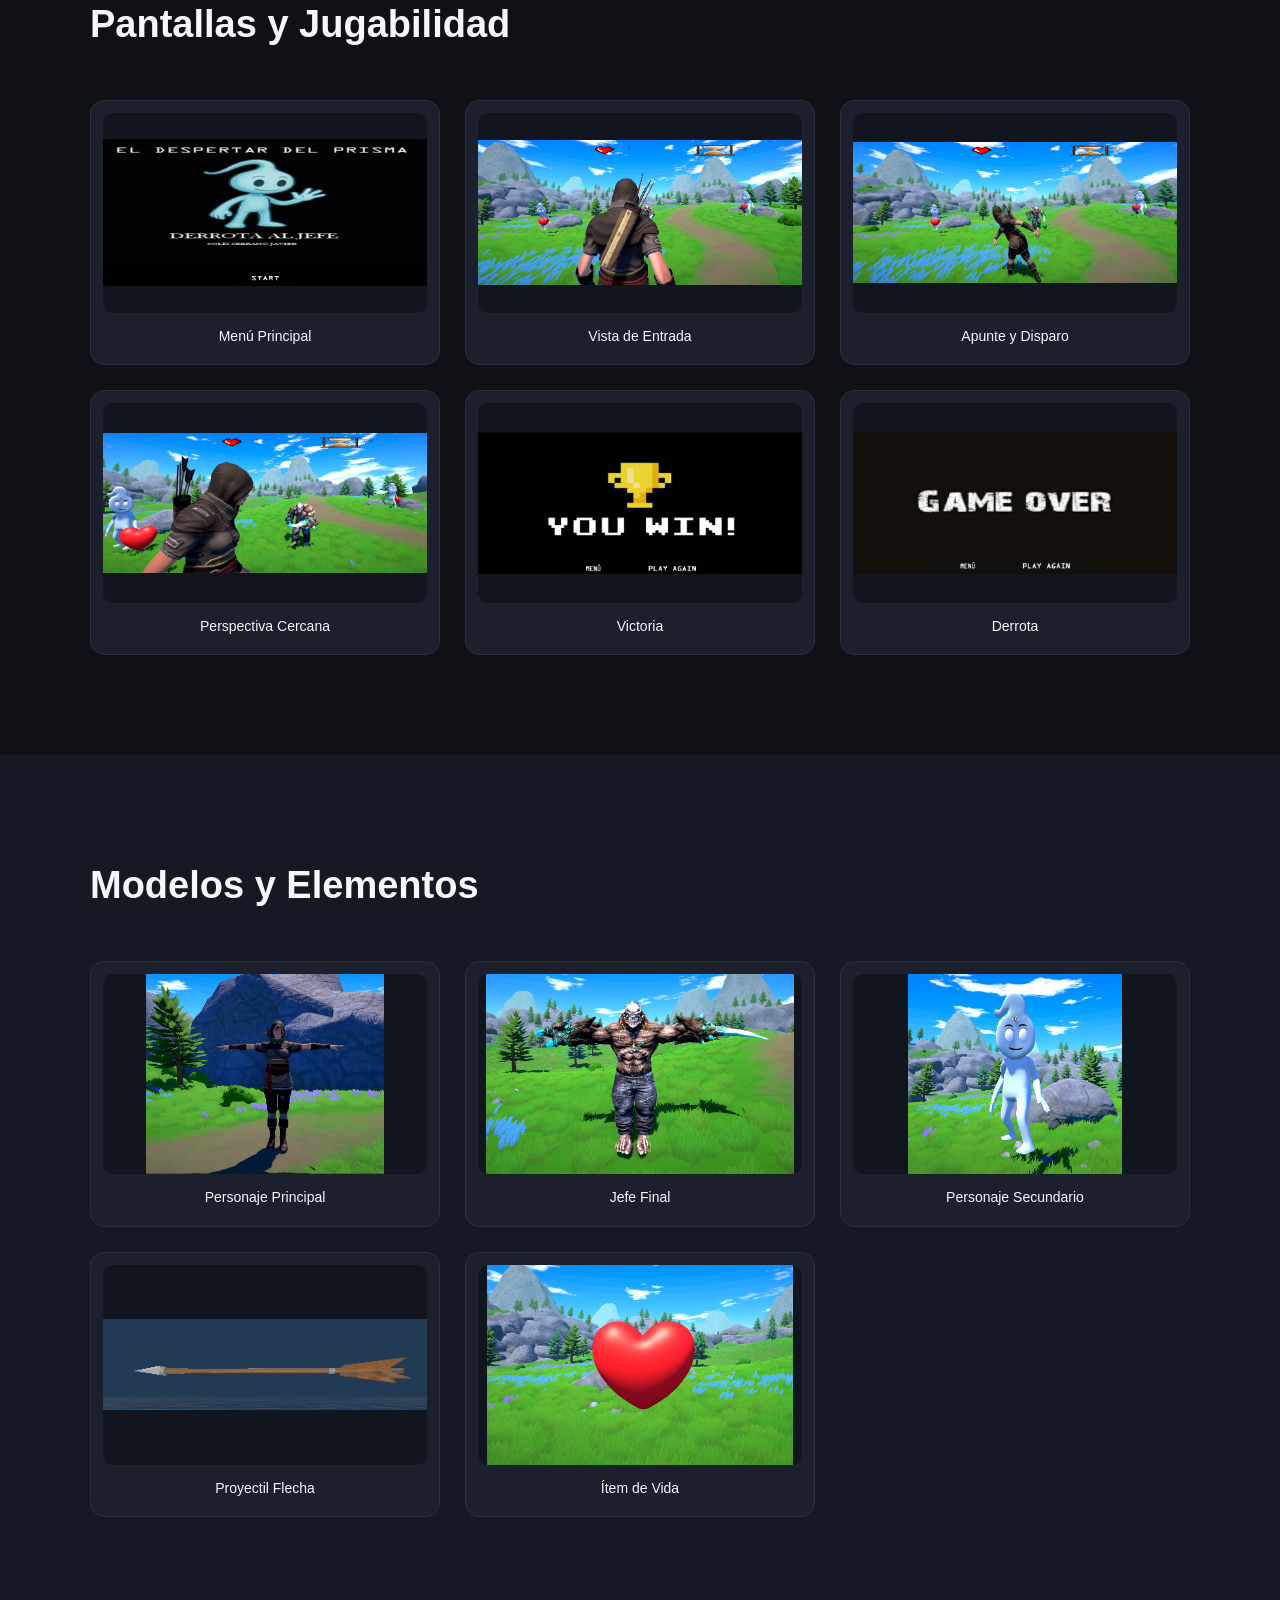
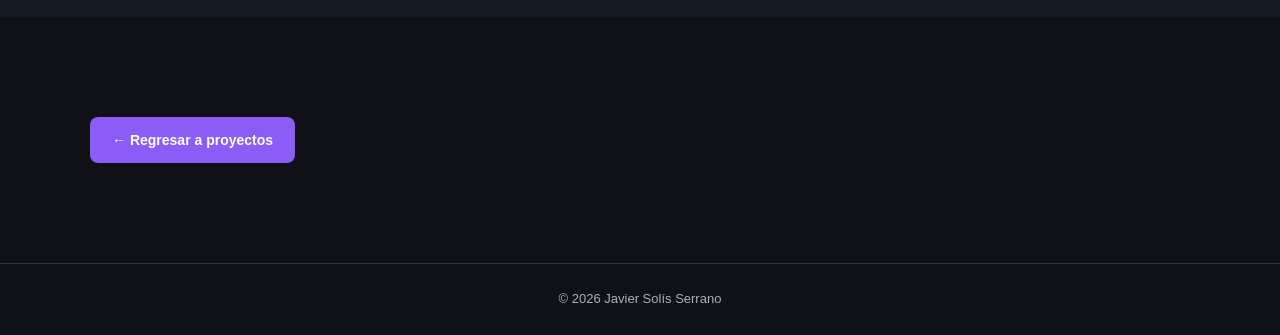
<file: proyectos/ElDespertarDelPrisma.html>
<!DOCTYPE html>
<html lang="es">

<head>
    <meta charset="UTF-8">
    <meta name="viewport" content="width=device-width, initial-scale=1.0">

    <title>El Despertar del Prisma | Portafolio</title>

    <link rel="stylesheet" href="../css/style.css">
</head>

<body>

    <!-- HEADER -->
    <header class="header">
        <div class="container nav">
            <div class="logo">JS</div>

            <nav class="menu">
                <a href="../index.html">Inicio</a>
                <a href="../index.html#sobre-mi">Sobre mí</a>
                <a href="../index.html#habilidades">Habilidades</a>
                <a href="../index.html#proyectos">Proyectos</a>
                <a href="../index.html#formacion">Formación</a>
                <a href="../index.html#contacto">Contacto</a>
            </nav>
        </div>
    </header>


    <!-- HERO DEL PROYECTO -->
    <section class="hero project-hero">
        <div class="container">

            <span class="project-category">
                VIDEOJUEGO 3D
            </span>

            <h1>El Despertar del Prisma</h1>

            <p>
                Videojuego de acción y combate en 3D enfocado en el enfrentamiento táctico contra un jefe mediante mecánicas de tiro con arco.
            </p>

        </div>
    </section>


    <!-- INFORMACIÓN DEL PROYECTO -->
    <section class="section">
        <div class="container">

            <h2>Sobre el proyecto</h2>

            <p>
                El Despertar del Prisma es una experiencia en 3D en la que el jugador toma el rol de un arquero frente a un jefe final.<p>
                El objetivo principal es mantener la distancia y evitar cualquier contacto físico con el enemigo mientras calculas la trayectoria
                de tus disparos para derribarlo antes de que se agote el tiempo o tu salud.
</p>
            </p>

            <div class="project-info">

                <div>
                    <h3>Herramientas</h3>
                    <p>Unity, C#, Maya y Adobe Illustrator</p>
                </div>

                <div>
                    <h3>Tecnología</h3>
                    <p>Videojuego 3D</p>
                </div>

                <div>
                    <h3>Tipo de proyecto</h3>
                    <p>Aplicación interactiva</p>
                </div>

            </div>

        </div>
    </section>


    <!-- NOTA SOBRE MODELADO Y ASSETS -->
    <section class="section section-dark">
        <div class="container">

            <h2>Modelado 3D y Assets</h2>

            <div class="about-content">
                <p>
                    Para el desarrollo de este escenario y combate, se integraron <strong>assets 3D de apoyo para los entornos, el enemigo y el personaje principal</strong>, permitiendo enfocar la programación en la lógica del sistema de combate, colisiones, físicas de proyectiles e interfaz gráfica. 
                </p>
                <p>
                    <strong>Modelado Propio:</strong> El modelo 3D del <em>Personaje Secundario</em> fue diseñado y modelado de forma propia utilizando Autodesk Maya y Adobe Illustrator.
                </p>
            </div>

        </div>
    </section>


    <!-- INTERFAZ Y JUGABILIDAD -->
    <section class="section">
        <div class="container">

            <h2>Pantallas y Jugabilidad</h2>

            <div class="project-gallery">

                <div class="gallery-item">
                    <img src="../img/ElDespertarDelPrisma/MenuDespertar.png" alt="Menú principal de El Despertar del Prisma">
                    <p>Menú Principal</p>
                </div>

                <div class="gallery-item">
                    <img src="../img/ElDespertarDelPrisma/PosicionEntrada.png" alt="Posición de entrada del personaje">
                    <p>Vista de Entrada</p>
                </div>

                <div class="gallery-item">
                    <img src="../img/ElDespertarDelPrisma/PosicionLanzar.png" alt="Mecánica de apunte y lanzamiento">
                    <p>Apunte y Disparo</p>
                </div>

                <div class="gallery-item">
                    <img src="../img/ElDespertarDelPrisma/VistaCerca.png" alt="Vista en detalle del personaje">
                    <p>Perspectiva Cercana</p>
                </div>

                <div class="gallery-item">
                    <img src="../img/ElDespertarDelPrisma/Ganar.png" alt="Pantalla de victoria">
                    <p>Victoria</p>
                </div>

                <div class="gallery-item">
                    <img src="../img/ElDespertarDelPrisma/Derrota.png" alt="Pantalla de derrota">
                    <p>Derrota</p>
                </div>

            </div>

        </div>
    </section>


    <!-- PERSONAJES Y ELEMENTOS -->
    <section class="section section-dark">
        <div class="container">

            <h2>Modelos y Elementos</h2>

            <div class="project-gallery">

                <div class="gallery-item">
                    <img src="../img/ElDespertarDelPrisma/PersonajePrincipal.png" alt="Modelo 3D del arquero principal">
                    <p>Personaje Principal</p>
                </div>

                <div class="gallery-item">
                    <img src="../img/ElDespertarDelPrisma/Enemigo.png" alt="Modelo 3D del Jefe Final">
                    <p>Jefe Final</p>
                </div>

                <div class="gallery-item">
                    <img src="../img/ElDespertarDelPrisma/PersonajeSecundario.png" alt="Modelo 3D del personaje secundario creado en Maya">
                    <p>Personaje Secundario</p>
                </div>

                <div class="gallery-item">
                    <img src="../img/ElDespertarDelPrisma/Flecha.png" alt="Modelo 3D de la flecha">
                    <p>Proyectil Flecha</p>
                </div>

                <div class="gallery-item">
                    <img src="../img/ElDespertarDelPrisma/Corazon.png" alt="Elemento de vida en pantalla">
                    <p>Ítem de Vida</p>
                </div>

            </div>

        </div>
    </section>


    <!-- REGRESAR -->
    <section class="section">
        <div class="container">

            <a href="../index.html#proyectos" class="btn btn-primary">
                ← Regresar a proyectos
            </a>

        </div>
    </section>


    <!-- FOOTER -->
    <footer class="footer">
        <div class="container">
            <p>© 2026 Javier Solís Serrano</p>
        </div>
    </footer>

</body>

</html>
</file>
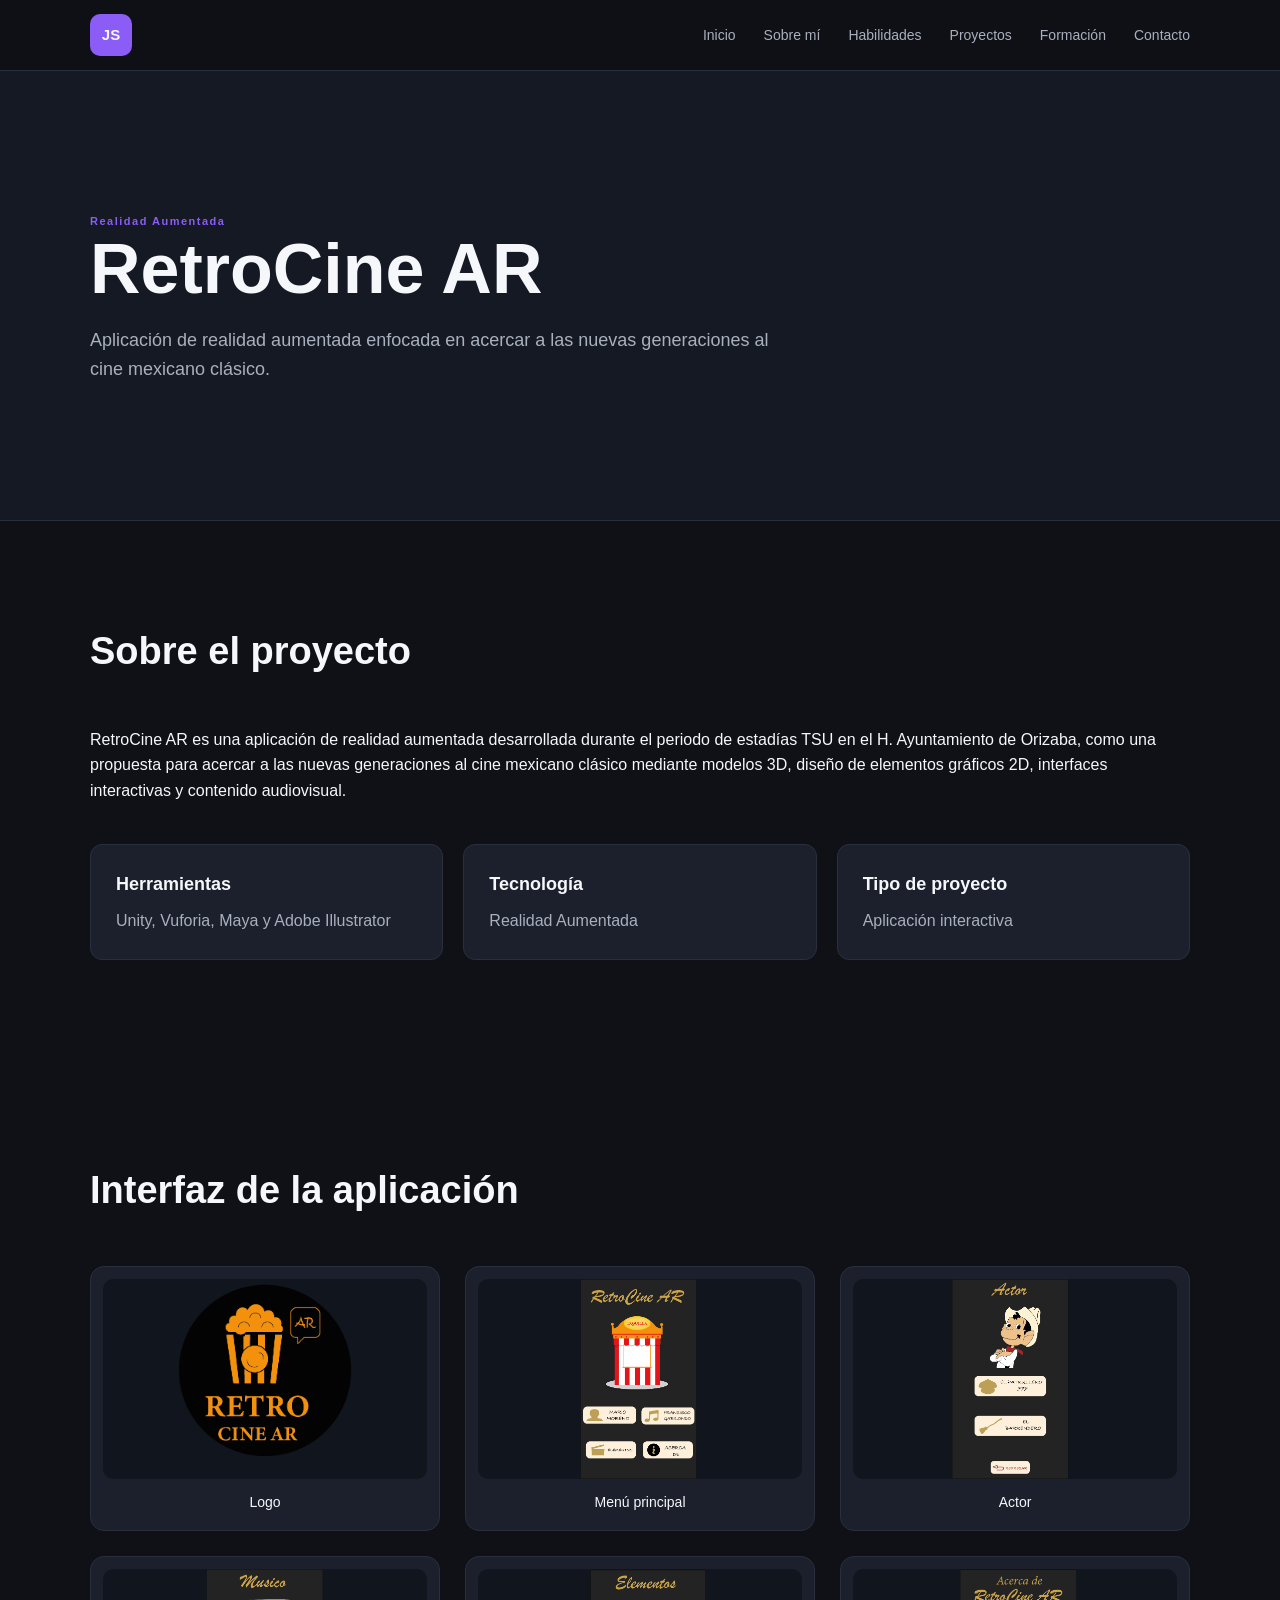
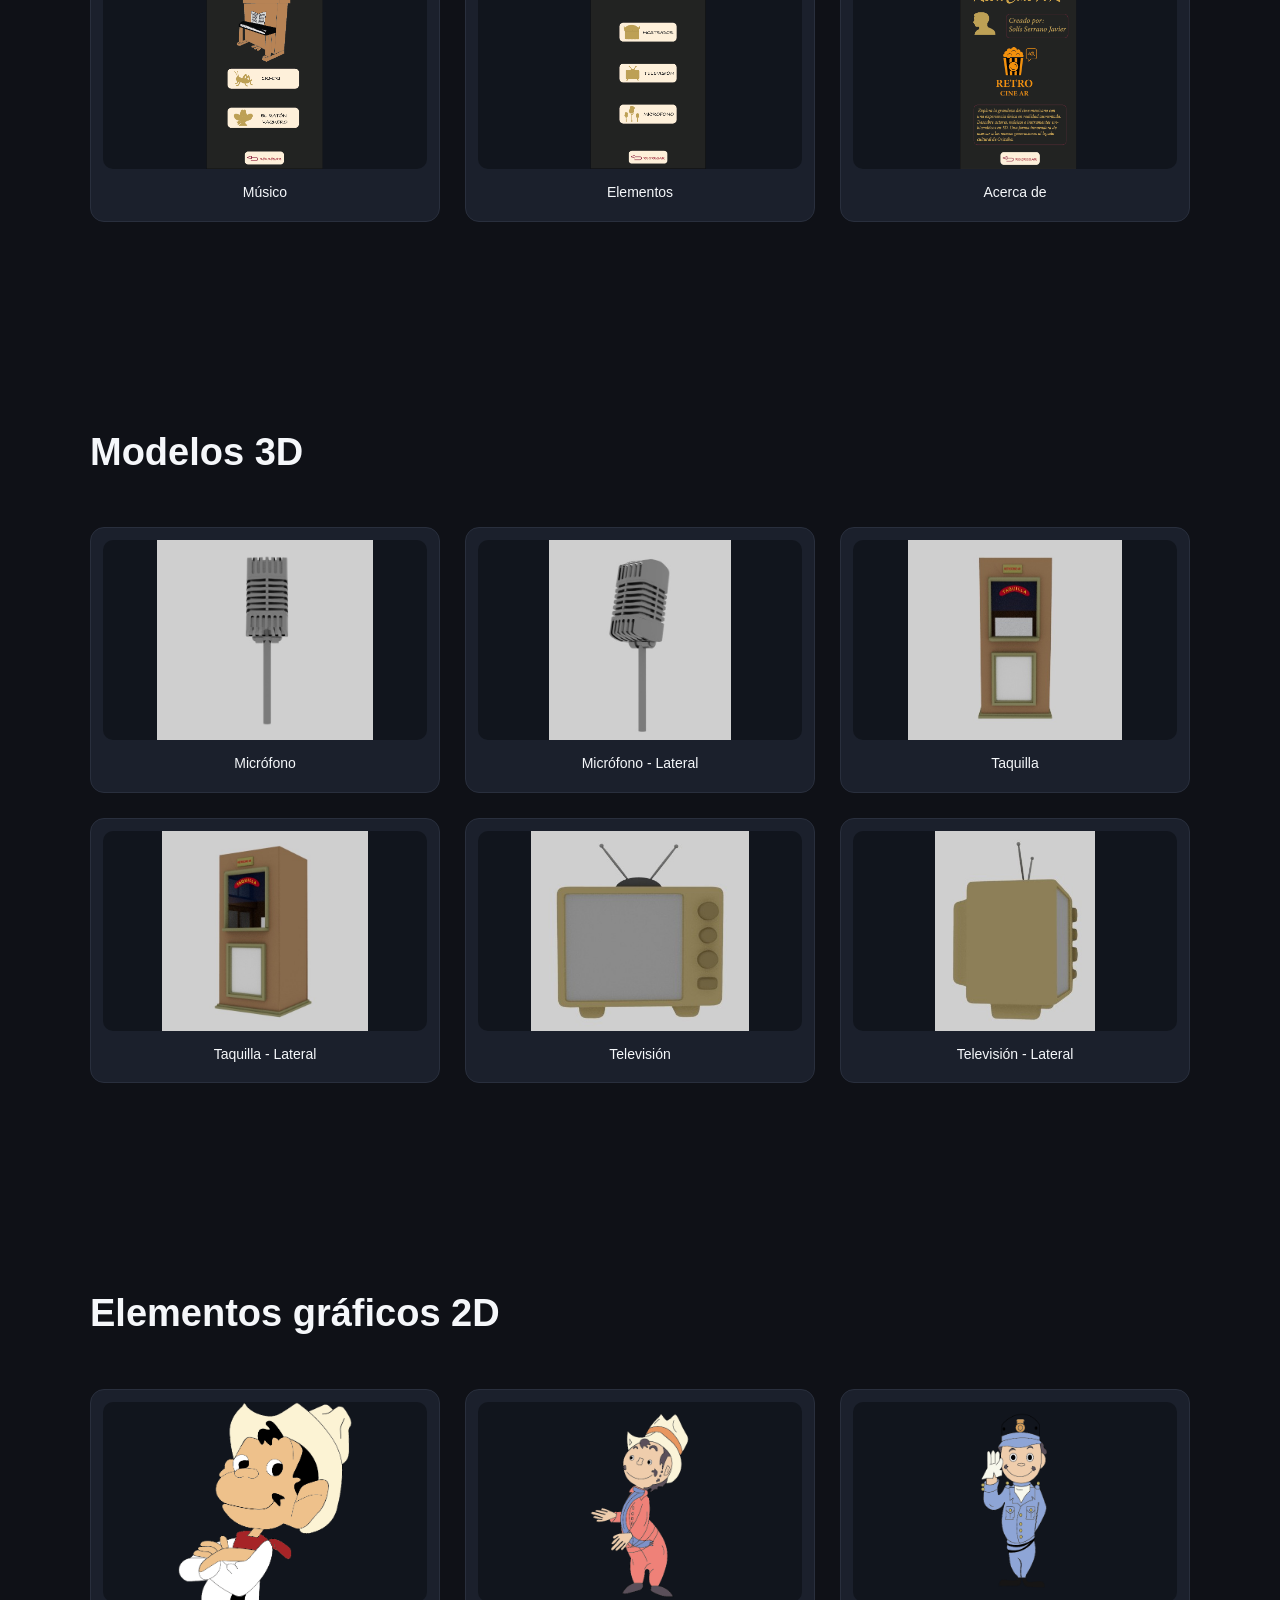
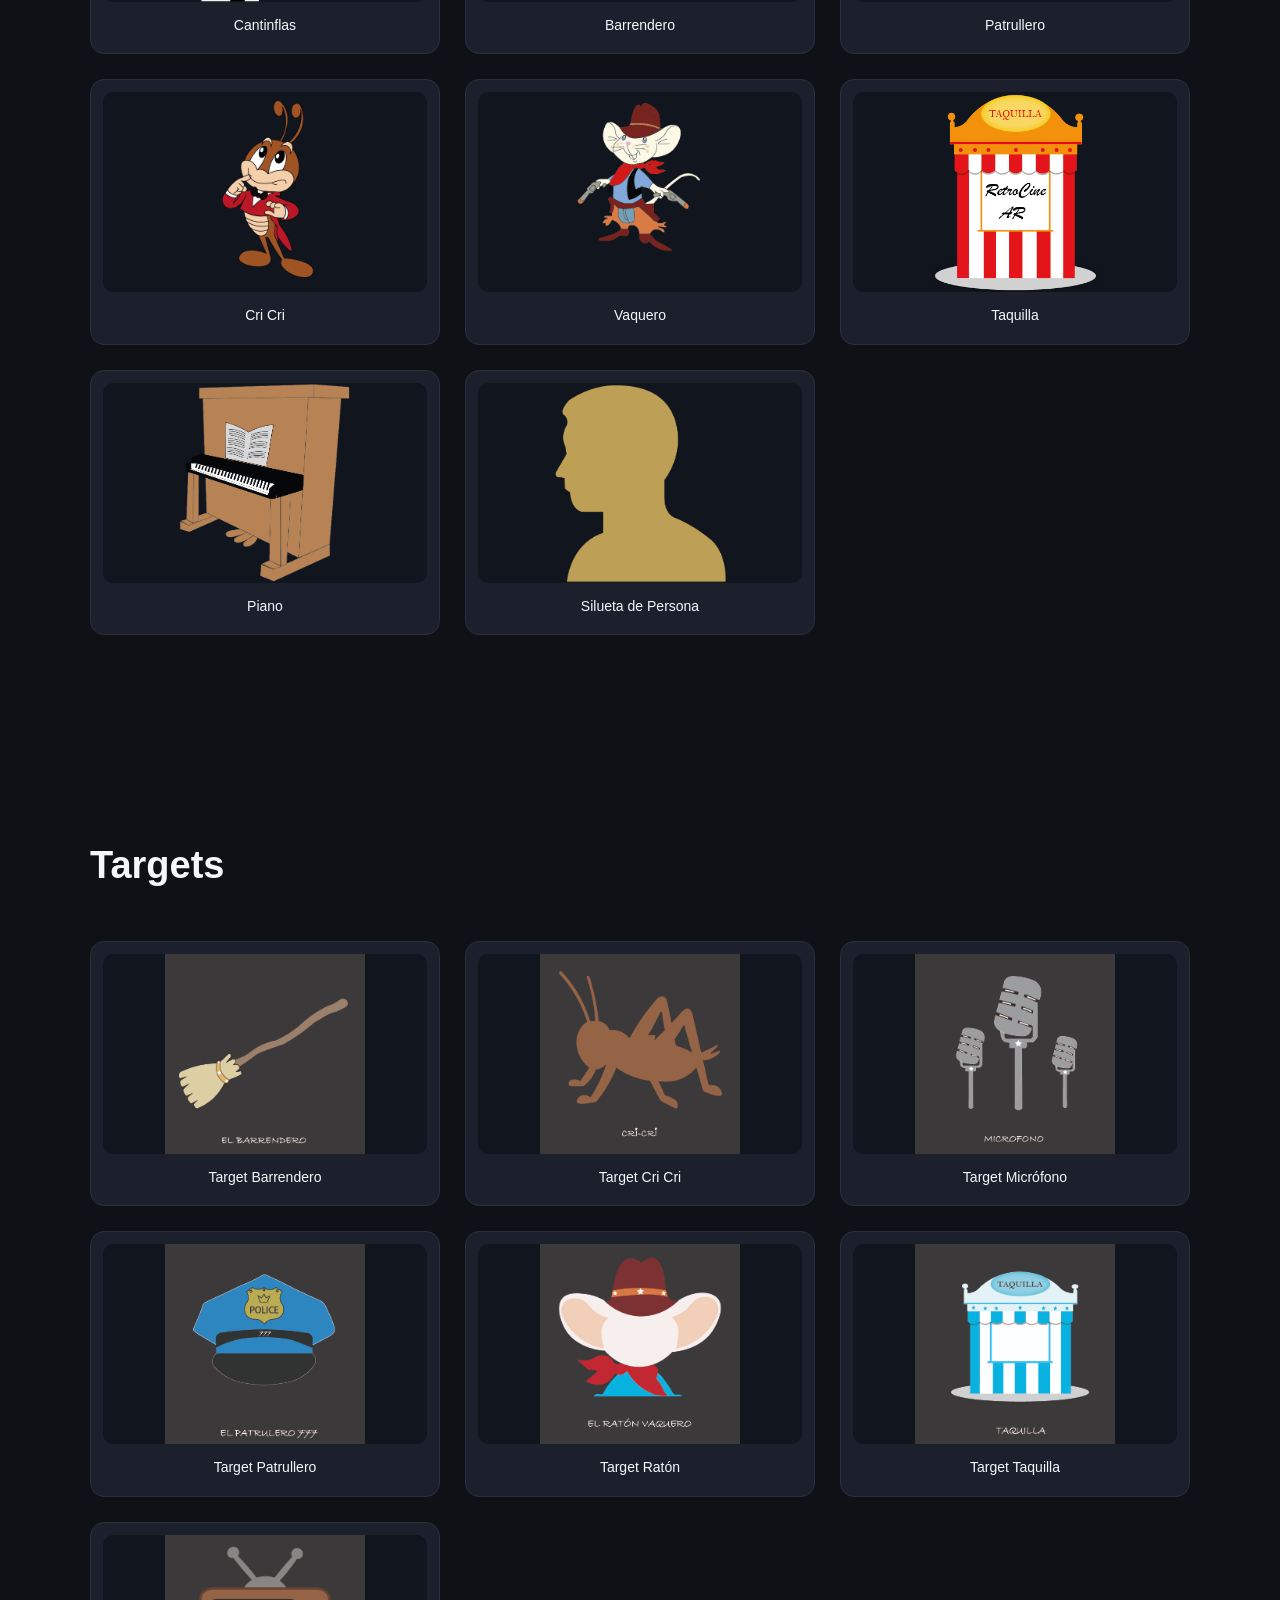
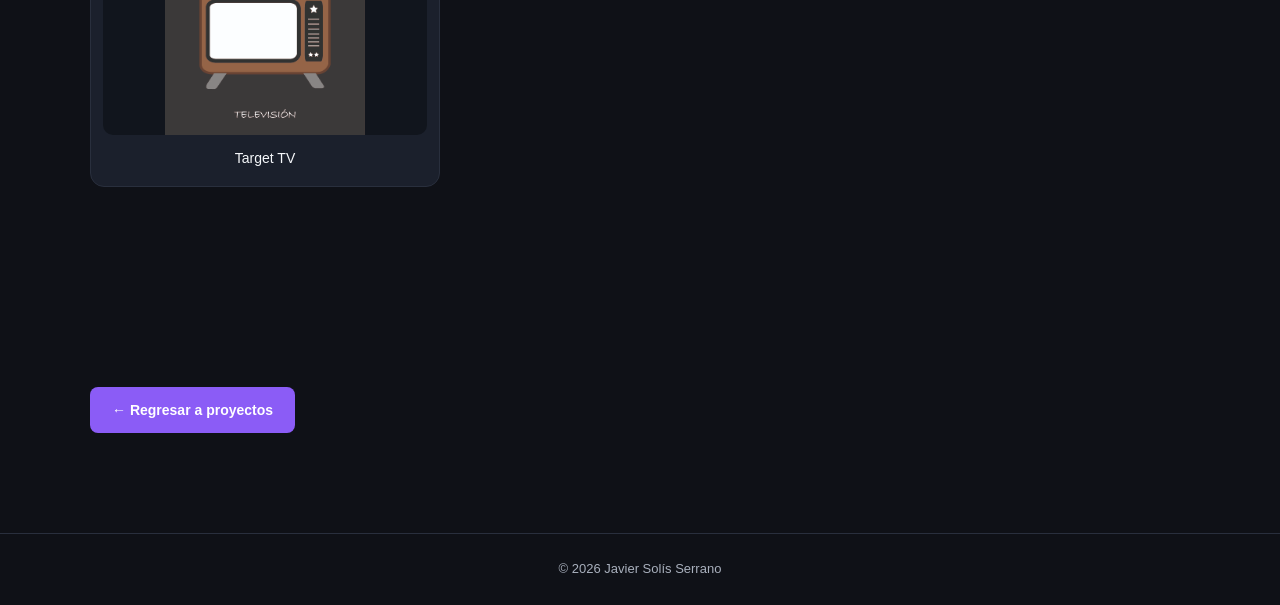
<file: proyectos/retocine.html>
<!DOCTYPE html>
<html lang="es">
<head>
    <meta charset="UTF-8">
    <meta name="viewport" content="width=device-width, initial-scale=1.0">

    <title>RetroCine AR | Portafolio</title>

    <link rel="stylesheet" href="../css/style.css">
</head>

<body>

    <!-- HEADER -->
    <header class="header">
        <div class="container nav">
            <div class="logo">JS</div>

            <nav class="menu">
                <a href="../index.html">Inicio</a>
                <a href="../index.html#sobre-mi">Sobre mí</a>
                <a href="../index.html#habilidades">Habilidades</a>
                <a href="../index.html#proyectos">Proyectos</a>
                <a href="../index.html#formacion">Formación</a>
                <a href="../index.html#contacto">Contacto</a>
            </nav>
        </div>
    </header>


    <!-- HERO DEL PROYECTO -->
    <section class="hero project-hero">
        <div class="container">

            <span class="project-category">
                Realidad Aumentada
            </span>

            <h1>RetroCine AR</h1>

            <p>
                Aplicación de realidad aumentada enfocada en acercar
                a las nuevas generaciones al cine mexicano clásico.
            </p>

        </div>
    </section>


    <!-- INFORMACIÓN DEL PROYECTO -->
    <section class="section">
        <div class="container">

            <h2>Sobre el proyecto</h2>

            <p>
                RetroCine AR es una aplicación de realidad aumentada desarrollada durante el
                periodo de estadías TSU en el H. Ayuntamiento de Orizaba, como una propuesta para
                acercar a las nuevas generaciones al cine mexicano clásico mediante modelos 3D,
                diseño de elementos gráficos 2D, interfaces interactivas y contenido audiovisual.
            </p>

            <div class="project-info">

                <div>
                    <h3>Herramientas</h3>
                    <p>Unity, Vuforia, Maya y Adobe Illustrator</p>
                </div>

                <div>
                    <h3>Tecnología</h3>
                    <p>Realidad Aumentada</p>
                </div>

                <div>
                    <h3>Tipo de proyecto</h3>
                    <p>Aplicación interactiva</p>
                </div>

            </div>

        </div>
    </section>


    <!-- INTERFAZ -->
    <section class="section">
        <div class="container">

            <h2>Interfaz de la aplicación</h2>

            <div class="project-gallery">

                <div class="gallery-item">
                    <img src="../img/retocine/Logo.png" alt="Logo de RetroCine AR">
                    <p>Logo</p>
                </div>

                <div class="gallery-item">
                    <img src="../img/retocine/InterfazMenu.png" alt="Interfaz del menú">
                    <p>Menú principal</p>
                </div>

                 <div class="gallery-item">
                    <img src="../img/retocine/InterfazActor.png" alt="Interfaz de actor">
                    <p>Actor</p>
                </div>

                <div class="gallery-item">
                    <img src="../img/retocine/InterfazMusico.png" alt="Interfaz de músico">
                    <p>Músico</p>
                </div>

                <div class="gallery-item">
                    <img src="../img/retocine/InterfazElementos.png" alt="Interfaz de elementos">
                    <p>Elementos</p>
                </div>

                <div class="gallery-item">
                    <img src="../img/retocine/InterfazAcercaDe.png" alt="Interfaz acerca de">
                    <p>Acerca de</p>
                </div>

            </div>

        </div>
    </section>


    <!-- MODELOS 3D -->
    <section class="section">
        <div class="container">

            <h2>Modelos 3D</h2>

            <div class="project-gallery">

                <div class="gallery-item">
                    <img src="../img/retocine/Microfono.jpg" alt="Modelo 3D de micrófono">
                    <p>Micrófono</p>
                </div>

                  <div class="gallery-item">
                    <img src="../img/retocine/MicrofonoLateral.jpg" alt="Micrófono vista lateral">
                    <p>Micrófono - Lateral</p>
                </div>

                <div class="gallery-item">
                    <img src="../img/retocine/TAQUILLA.jpg" alt="Taquilla">
                    <p>Taquilla</p>
                </div>

                   <div class="gallery-item">
                    <img src="../img/retocine/TaquillaLateral.jpg" alt="Taquilla vista lateral">
                    <p>Taquilla - Lateral</p>
                </div>

                <div class="gallery-item">
                    <img src="../img/retocine/Television.jpg" alt="Modelo 3D de televisión">
                    <p>Televisión</p>
                </div>

                   <div class="gallery-item">
                    <img src="../img/retocine/TelevisionLateral.jpg" alt="Televisión vista lateral">
                    <p>Televisión - Lateral</p>
                </div>

            </div>

        </div>
    </section>


    <!-- OBJETOS Y ESCENARIOS -->
    <section class="section">
        <div class="container">

            <h2>Elementos gráficos 2D</h2>

            <div class="project-gallery">

                <div class="gallery-item">
                    <img src="../img/retocine/Cantinflas.png" alt="Modelo 3D de Cantinflas">
                    <p>Cantinflas</p>
                </div>

                 <div class="gallery-item">
                    <img src="../img/retocine/Barrendero.png" alt="Modelo 3D de barrendero">
                    <p>Barrendero</p>
                </div>

                 <div class="gallery-item">
                    <img src="../img/retocine/Patrullero.png" alt="Modelo 3D de patrullero">
                    <p>Patrullero</p>
                </div>

                <div class="gallery-item">
                    <img src="../img/retocine/CriCri.png" alt="Modelo 3D de Cri Cri">
                    <p>Cri Cri</p>
                </div>

                <div class="gallery-item">
                    <img src="../img/retocine/Vaquero.png" alt="Modelo 3D de vaquero">
                    <p>Vaquero</p>
                </div>

                <div class="gallery-item">
                    <img src="../img/retocine/TaquillaFondo.png" alt="Fondo de taquilla">
                    <p>Taquilla</p>
                </div>

                  <div class="gallery-item">
                    <img src="../img/retocine/Piano.png" alt="Modelo 3D de piano">
                    <p>Piano</p>
                </div>

                   <div class="gallery-item">
                    <img src="../img/retocine/Persona.png" alt="Modelo 3D de persona">
                    <p>Silueta de Persona</p>
                </div>

            </div>

        </div>
    </section>


    <!-- REALIDAD AUMENTADA -->
    <section class="section">
        <div class="container">

            <h2>Targets</h2>

            <div class="project-gallery">

                <div class="gallery-item">
                    <img src="../img/retocine/TargetBarrendero.jpg" alt="Target del barrendero">
                    <p>Target Barrendero</p>
                </div>

                <div class="gallery-item">
                    <img src="../img/retocine/TargetCriCri.jpg" alt="Target de Cri Cri">
                    <p>Target Cri Cri</p>
                </div>

                <div class="gallery-item">
                    <img src="../img/retocine/TargetMicrofono.jpg" alt="Target de micrófono">
                    <p>Target Micrófono</p>
                </div>

                <div class="gallery-item">
                    <img src="../img/retocine/TargetPatrullero.jpg" alt="Target de patrullero">
                    <p>Target Patrullero</p>
                </div>

                <div class="gallery-item">
                    <img src="../img/retocine/TargetRaton.jpg" alt="Target de ratón">
                    <p>Target Ratón</p>
                </div>

                <div class="gallery-item">
                    <img src="../img/retocine/TargetTaquilla.jpg" alt="Target de taquilla">
                    <p>Target Taquilla</p>
                </div>

                <div class="gallery-item">
                    <img src="../img/retocine/TargetTv.jpg" alt="Target de televisión">
                    <p>Target TV</p>
                </div>

            </div>

        </div>
    </section>


    <!-- REGRESAR -->
    <section class="section">
        <div class="container">

            <a href="../index.html#proyectos" class="btn btn-primary">
                ← Regresar a proyectos
            </a>

        </div>
    </section>


    <!-- FOOTER -->
    <footer class="footer">
        <div class="container">
            <p>© 2026 Javier Solís Serrano</p>
        </div>
    </footer>

</body>
</html>
</file>
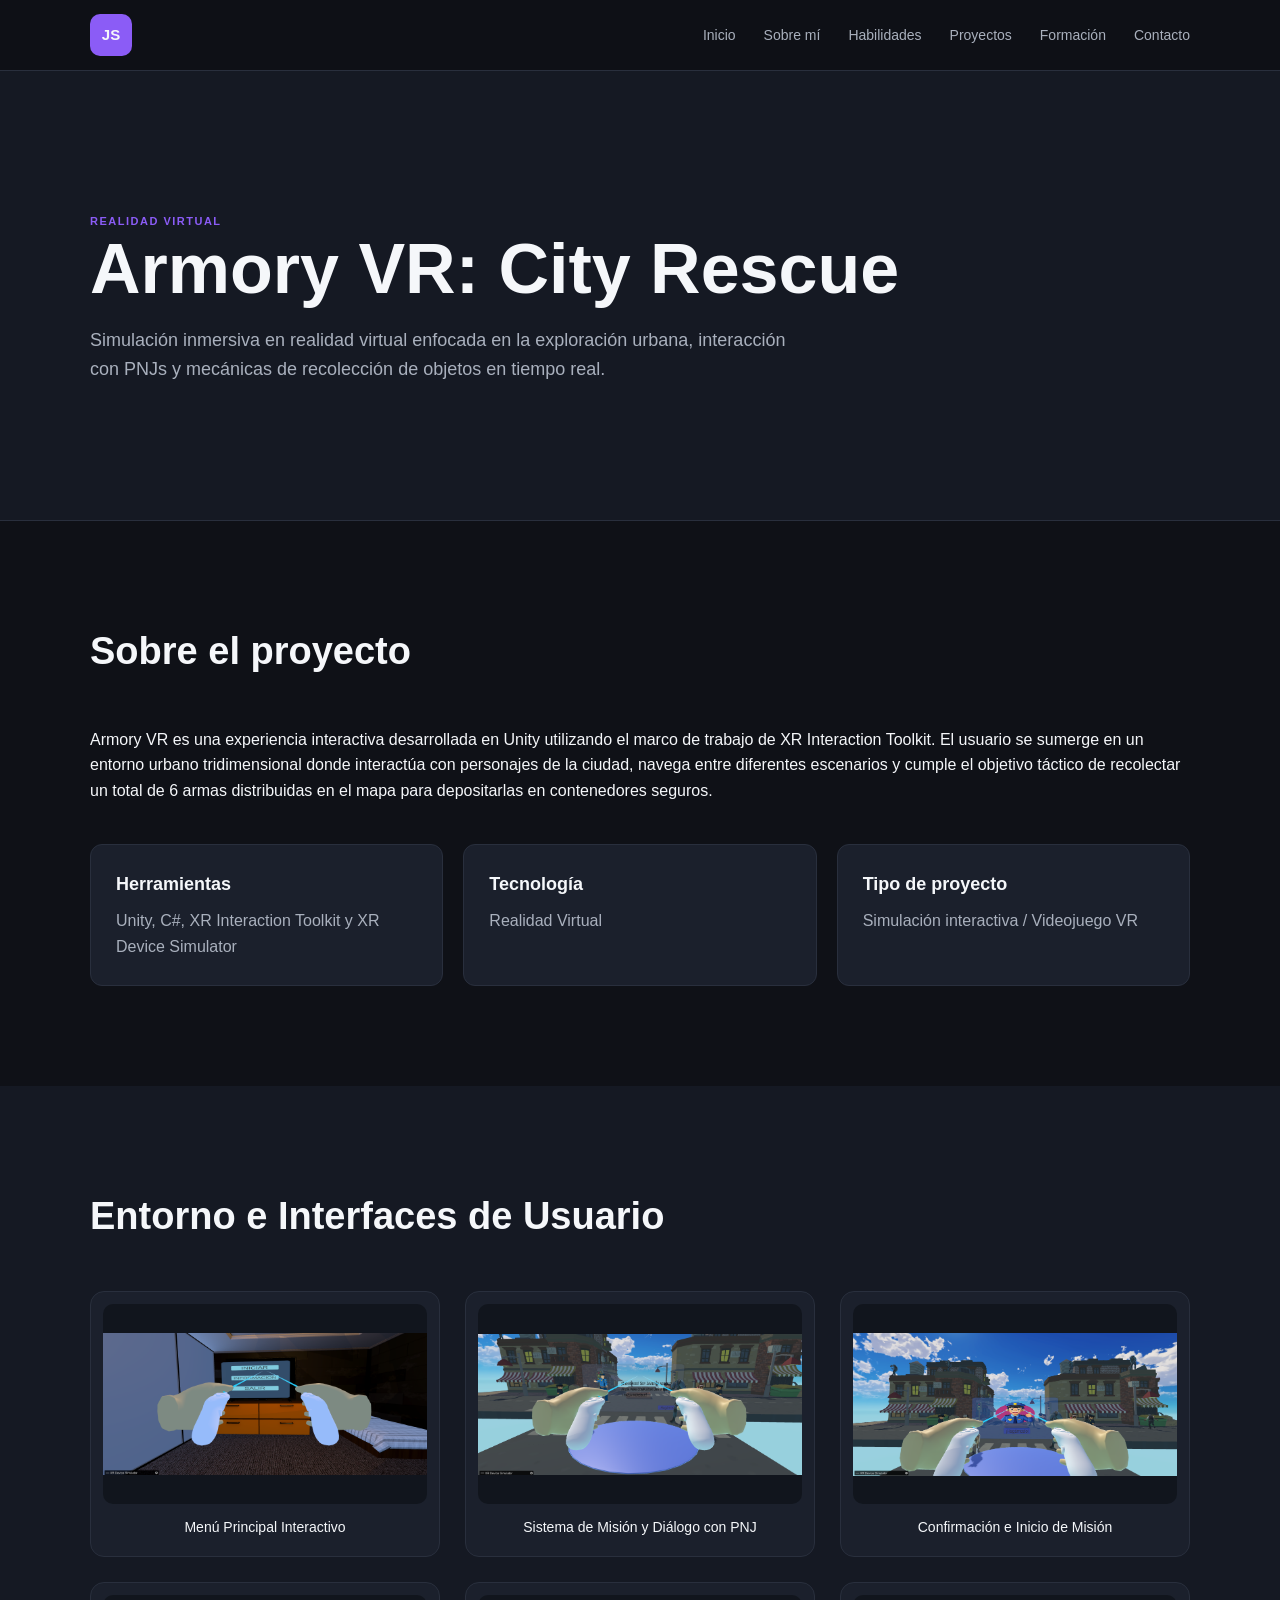
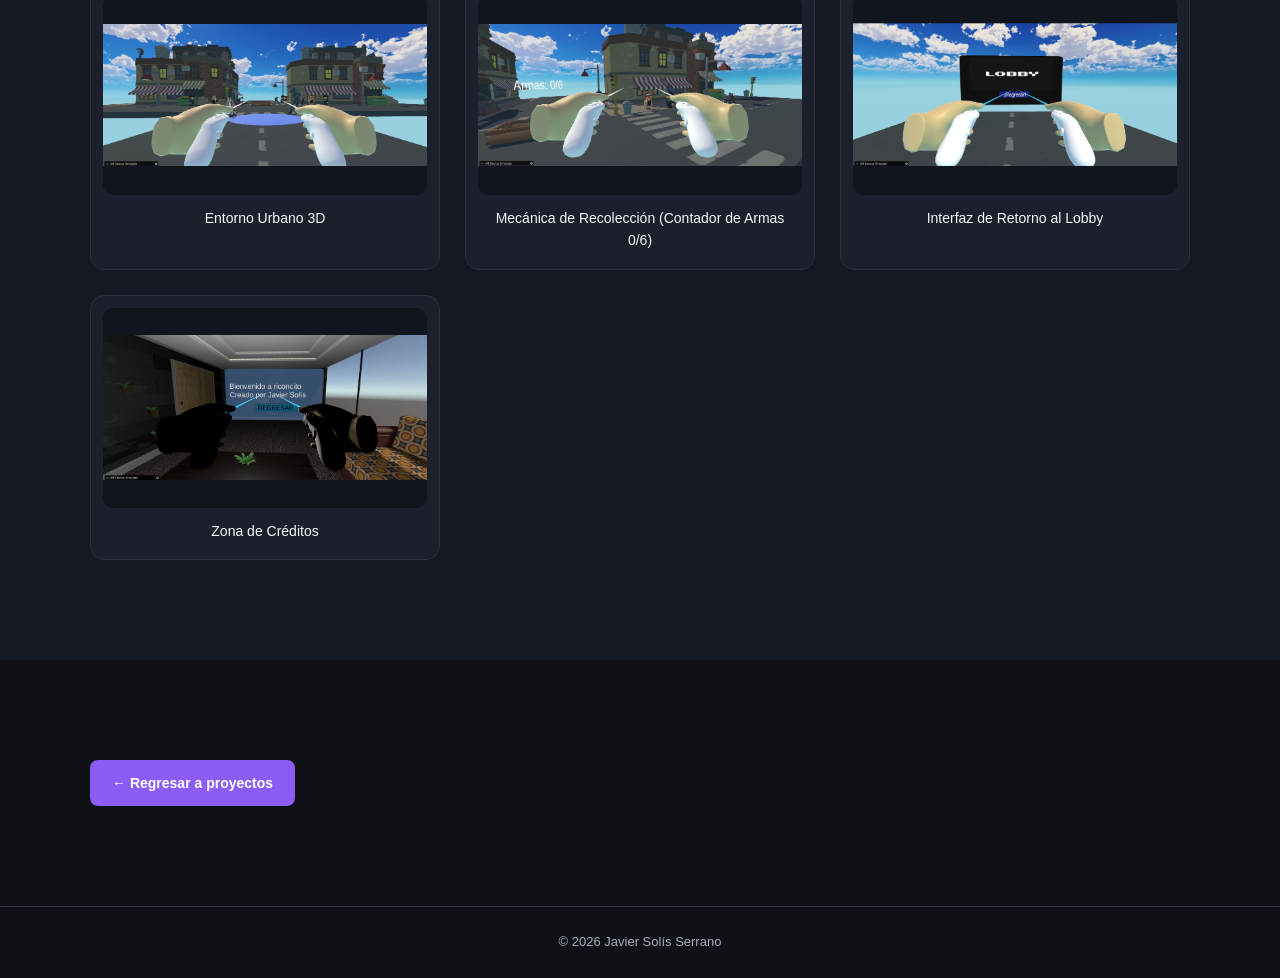
<file: proyectos/vr.html>
<!DOCTYPE html>
<html lang="es">

<head>
    <meta charset="UTF-8">
    <meta name="viewport" content="width=device-width, initial-scale=1.0">
    <title>Armory VR | Portafolio</title>
    <link rel="stylesheet" href="../css/style.css">
</head>

<body>

    <!-- HEADER -->
    <header class="header">
        <div class="container nav">
            <div class="logo">JS</div>
            <nav class="menu">
                <a href="../index.html">Inicio</a>
                <a href="../index.html#sobre-mi">Sobre mí</a>
                <a href="../index.html#habilidades">Habilidades</a>
                <a href="../index.html#proyectos">Proyectos</a>
                <a href="../index.html#formacion">Formación</a>
                <a href="../index.html#contacto">Contacto</a>
            </nav>
        </div>
    </header>

    <!-- HERO DEL PROYECTO -->
    <section class="hero project-hero">
        <div class="container">
            <span class="project-category">REALIDAD VIRTUAL</span>
            <h1>Armory VR: City Rescue</h1>
            <p>
                Simulación inmersiva en realidad virtual enfocada en la exploración urbana, interacción con PNJs y mecánicas de recolección de objetos en tiempo real.
            </p>
        </div>
    </section>

    <!-- INFORMACIÓN DEL PROYECTO -->
    <section class="section">
        <div class="container">
            <h2>Sobre el proyecto</h2>
            <p>
                Armory VR es una experiencia interactiva desarrollada en Unity utilizando el marco de trabajo de XR Interaction Toolkit. 
                El usuario se sumerge en un entorno urbano tridimensional donde interactúa con personajes de la ciudad, 
                navega entre diferentes escenarios y cumple el objetivo táctico de recolectar un total de 6 armas distribuidas en el mapa 
                para depositarlas en contenedores seguros.
            </p>
            <div class="project-info">

                <div>
                    <h3>Herramientas</h3>
                    <p>Unity, C#, XR Interaction Toolkit y XR Device Simulator</p>
                </div>

                <div>
                    <h3>Tecnología</h3>
                    <p>Realidad Virtual</p>
                </div>

                <div>
                    <h3>Tipo de proyecto</h3>
                    <p>Simulación interactiva / Videojuego VR</p>
                </div>

            </div>
        </div>
    </section>

    <!-- GALERÍA DEL PROYECTO VR -->
    <section class="section section-dark">
        <div class="container">
            <h2>Entorno e Interfaces de Usuario</h2>
            <div class="project-gallery">
                
                <div class="gallery-item">
                    <img src="../img/VR/Entrada.png" alt="Menú principal interactivo desplegado en una pantalla dentro de la habitación VR">
                    <p>Menú Principal Interactivo</p>
                </div>

                <div class="gallery-item">
                    <img src="../img/VR/Mision.png" alt="Diálogo de bienvenida e instrucciones de la misión con el oficial PNJ">
                    <p>Sistema de Misión y Diálogo con PNJ</p>
                </div>

                <div class="gallery-item">
                    <img src="../img/VR/Hagamozlo.png" alt="Interfaz VR de confirmación para iniciar la búsqueda de armamento">
                    <p>Confirmación e Inicio de Misión</p>
                </div>

                <div class="gallery-item">
                    <img src="../img/VR/Ambiente.png" alt="Vista panorámica del escenario urbano tridimensional en realidad virtual">
                    <p>Entorno Urbano 3D</p>
                </div>

                <div class="gallery-item">
                    <img src="../img/VR/Recolectar.png" alt="Mecánica de recolección de armas con interfaz de contador 0 de 6">
                    <p>Mecánica de Recolección (Contador de Armas 0/6)</p>
                </div>

                <div class="gallery-item">
                    <img src="../img/VR/Regresar.png" alt="Menú flotante interactivo para retornar al lobby principal">
                    <p>Interfaz de Retorno al Lobby</p>
                </div>

                <div class="gallery-item">
                    <img src="../img/VR/Lobby.png" alt="Pantalla de créditos y zona de inicio desarrollada por el autor">
                    <p>Zona de Créditos</p>
                </div>

            </div>
        </div>
    </section>

    <!-- REGRESAR -->
    <section class="section">
        <div class="container">
            <a href="../index.html#proyectos" class="btn btn-primary">
                ← Regresar a proyectos
            </a>
        </div>
    </section>

    <!-- FOOTER -->
    <footer class="footer">
        <div class="container">
            <p>© 2026 Javier Solís Serrano</p>
        </div>
    </footer>

</body>
</html>
</file>
<file: css/style.css>
/* =========================
   VARIABLES
========================= */

:root {
    --bg: #0f1117;
    --bg-secondary: #151923;
    --card: #1b202c;
    --text: #f5f7fa;
    --text-secondary: #a9b0bd;
    --accent: #8b5cf6;
    --accent-hover: #7c3aed;
    --border: #292f3d;

    --container: 1100px;
}


/* =========================
   RESET
========================= */

* {
    margin: 0;
    padding: 0;
    box-sizing: border-box;
}

html {
    scroll-behavior: smooth;
}

body {
    font-family: Arial, sans-serif;
    background: var(--bg);
    color: var(--text);
    line-height: 1.6;
}

a {
    color: inherit;
    text-decoration: none;
}

img {
    max-width: 100%;
    display: block;
}


/* =========================
   CONTENEDOR
========================= */

.container {
    width: min(90%, var(--container));
    margin: 0 auto;
}


/* =========================
   HEADER
========================= */

.header {
    position: sticky;
    top: 0;
    z-index: 1000;

    background: rgba(15, 17, 23, 0.95);
    border-bottom: 1px solid var(--border);

    backdrop-filter: blur(10px);
}

.nav {
    min-height: 70px;

    display: flex;
    align-items: center;
    justify-content: space-between;
}


/* =========================
   LOGO
========================= */

.logo {
    width: 42px;
    height: 42px;

    display: flex;
    align-items: center;
    justify-content: center;

    background: var(--accent);
    border-radius: 10px;

    font-size: 15px;
    font-weight: bold;
}


/* =========================
   MENÚ
========================= */

.menu {
    display: flex;
    gap: 28px;
}

.menu a {
    color: var(--text-secondary);
    font-size: 14px;

    transition: 0.3s;
}

.menu a:hover {
    color: var(--text);
}


/* =========================
   HERO
========================= */

.hero {
    min-height: 80vh;

    display: flex;
    align-items: center;

    border-bottom: 1px solid var(--border);
}

.hero-content {
    padding: 100px 0;
}

.hero-text {
    max-width: 750px;
}

.hero-subtitle,
.section-subtitle {
    color: var(--accent);

    font-size: 13px;
    font-weight: bold;

    letter-spacing: 2px;
    margin-bottom: 15px;
}

.hero h1 {
    font-size: clamp(42px, 7vw, 76px);
    line-height: 1.05;

    margin-bottom: 25px;
}

.hero-description {
    max-width: 650px;

    color: var(--text-secondary);

    font-size: 18px;
    margin-bottom: 35px;
}


/* =========================
   BOTONES
========================= */

.hero-buttons {
    display: flex;
    gap: 15px;
    flex-wrap: wrap;
}

.btn {
    display: inline-block;

    padding: 12px 22px;

    border-radius: 8px;

    font-size: 14px;
    font-weight: bold;

    transition: 0.3s;
}

.btn-primary {
    background: var(--accent);
    color: white;
}

.btn-primary:hover {
    background: var(--accent-hover);
    transform: translateY(-2px);
}

.btn-secondary {
    border: 1px solid var(--border);
    color: var(--text);
}

.btn-secondary:hover {
    border-color: var(--accent);
}


/* =========================
   SECCIONES
========================= */

.section {
    padding: 100px 0;
}

.section-dark {
    background: var(--bg-secondary);
}

.section h2 {
    font-size: 38px;
    margin-bottom: 45px;
}


/* =========================
   SOBRE MÍ
========================= */

.about-content {
    max-width: 750px;
}

.about-text {
    color: var(--text-secondary);
    font-size: 17px;
}

.about-text p {
    margin-bottom: 20px;
}


/* =========================
   HABILIDADES
========================= */

.skills-grid {
    display: grid;
    grid-template-columns: repeat(3, 1fr);
    gap: 20px;
}

.skill-card {
    background: var(--card);

    border: 1px solid var(--border);

    padding: 28px;

    border-radius: 12px;

    transition: 0.3s;
}

.skill-card:hover {
    transform: translateY(-5px);
    border-color: var(--accent);
}

.skill-card h3 {
    margin-bottom: 10px;
}

.skill-card p {
    color: var(--text-secondary);
    font-size: 14px;
}


/* =========================
   PROYECTOS
========================= */

.projects-grid {
    display: grid;
    grid-template-columns: repeat(2, 1fr);
    gap: 25px;
}

.project-card {
    background: var(--card);

    border: 1px solid var(--border);

    border-radius: 12px;

    overflow: hidden;

    transition: 0.3s;
}

.project-card:hover {
    transform: translateY(-5px);
    border-color: var(--accent);
}


/* =========================
   IMAGEN DE PROYECTO (CORREGIDO)
========================= */

.project-image {
    height: 230px;
    width: 100%;
    display: flex;
    align-items: center;
    justify-content: center;
    background: #11151d;
    overflow: hidden;
    position: relative;
    color: var(--text-secondary);
    font-size: 18px;
    font-weight: bold;
}

.project-image img {
    width: 100%;
    height: 100%;
    object-fit: contain;
    padding: 15px;
}

.project-content {
    padding: 25px;
}

.project-category {
    color: var(--accent);

    font-size: 11px;
    font-weight: bold;

    letter-spacing: 1.5px;

    margin-bottom: 10px;
}

.project-content h3 {
    font-size: 23px;
    margin-bottom: 10px;
}

.project-content p {
    color: var(--text-secondary);

    font-size: 14px;

    margin-bottom: 20px;
}

.project-link {
    color: var(--accent);

    font-size: 14px;
    font-weight: bold;
}

.project-link:hover {
    color: var(--text);
}


/* =========================
   PÁGINA DEL PROYECTO
========================= */

.project-hero {
    min-height: 50vh;
    background: var(--bg-secondary);
}

.project-hero .container {
    padding: 80px 0;
}

.project-hero h1 {
    font-size: clamp(45px, 7vw, 70px);
    margin-bottom: 20px;
}

.project-hero p {
    max-width: 700px;
    color: var(--text-secondary);
    font-size: 18px;
}


/* =========================
   INFORMACIÓN DEL PROYECTO
========================= */

.project-info {
    display: grid;
    grid-template-columns: repeat(3, 1fr);

    gap: 20px;

    margin-top: 40px;
}

.project-info > div {
    background: var(--card);

    border: 1px solid var(--border);

    border-radius: 12px;

    padding: 25px;
}

.project-info h3 {
    margin-bottom: 10px;
    font-size: 18px;
}

.project-info p {
    color: var(--text-secondary);
}


/* =========================
   GALERÍA DE PROYECTOS
========================= */

.project-gallery {
    display: grid;

    grid-template-columns: repeat(3, 1fr);

    gap: 25px;

    margin-top: 30px;
}

.gallery-item {
    background: var(--card);

    border: 1px solid var(--border);

    border-radius: 14px;

    padding: 12px;

    overflow: hidden;

    transition:
        transform 0.3s ease,
        border-color 0.3s ease,
        box-shadow 0.3s ease;
}

.gallery-item:hover {
    transform: translateY(-5px);

    border-color: var(--accent);

    box-shadow: 0 10px 25px rgba(0, 0, 0, 0.3);
}


/* =========================
   IMÁGENES DE GALERÍA
========================= */

.gallery-item img {
    width: 100%;

    height: 200px;

    object-fit: contain;

    display: block;

    background: #11151d;

    border-radius: 10px;
}


/* =========================
   NOMBRE DE IMAGEN
========================= */

.gallery-item p {
    margin: 12px 5px 5px;

    text-align: center;

    color: var(--text);

    font-size: 14px;

    font-weight: 500;
}


/* =========================
   FORMACIÓN
========================= */

.formation-card {
    max-width: 750px;

    background: var(--card);

    border: 1px solid var(--border);

    border-radius: 12px;

    padding: 30px;
}

.formation-card h3 {
    font-size: 23px;
    margin-bottom: 10px;
}

.formation-card p {
    color: var(--text-secondary);
    margin-bottom: 5px;
}


/* =========================
   CV
========================= */

.cv-section {
    text-align: center;
}

.cv-section > p:not(.section-subtitle) {
    max-width: 600px;

    margin: 0 auto 30px;

    color: var(--text-secondary);
}


/* =========================
   CONTACTO
========================= */

.contact-text {
    max-width: 650px;

    color: var(--text-secondary);

    margin-bottom: 30px;
}

.contact-links {
    display: flex;

    gap: 25px;

    flex-wrap: wrap;
}

.contact-links a {
    color: var(--accent);

    font-weight: bold;
}

.contact-links a:hover {
    color: var(--text);
}


/* =========================
   FOOTER
========================= */

.footer {
    padding: 25px 0;

    border-top: 1px solid var(--border);

    color: var(--text-secondary);

    font-size: 13px;

    text-align: center;
}


/* =========================
   RESPONSIVE
========================= */

@media (max-width: 900px) {

    .skills-grid {
        grid-template-columns: repeat(2, 1fr);
    }

    .projects-grid {
        grid-template-columns: 1fr;
    }

    .project-gallery {
        grid-template-columns: repeat(2, 1fr);
    }

    .project-info {
        grid-template-columns: 1fr;
    }

    .gallery-item img {
        height: 190px;
    }
}


@media (max-width: 800px) {

    .menu {
        gap: 15px;
    }

    .menu a {
        font-size: 12px;
    }

    .hero {
        min-height: 70vh;
    }

    .section {
        padding: 75px 0;
    }
}


@media (max-width: 550px) {

    .nav {
        min-height: 60px;
    }

    .menu {
        display: none;
    }

    .hero h1 {
        font-size: 42px;
    }

    .hero-description {
        font-size: 16px;
    }

    .skills-grid {
        grid-template-columns: 1fr;
    }

    .projects-grid {
        grid-template-columns: 1fr;
    }

    .project-gallery {
        grid-template-columns: 1fr;
        gap: 20px;
    }

    .gallery-item img {
        height: 220px;
    }

    .section h2 {
        font-size: 30px;
    }

    .project-info {
        grid-template-columns: 1fr;
    }
}
</file>
